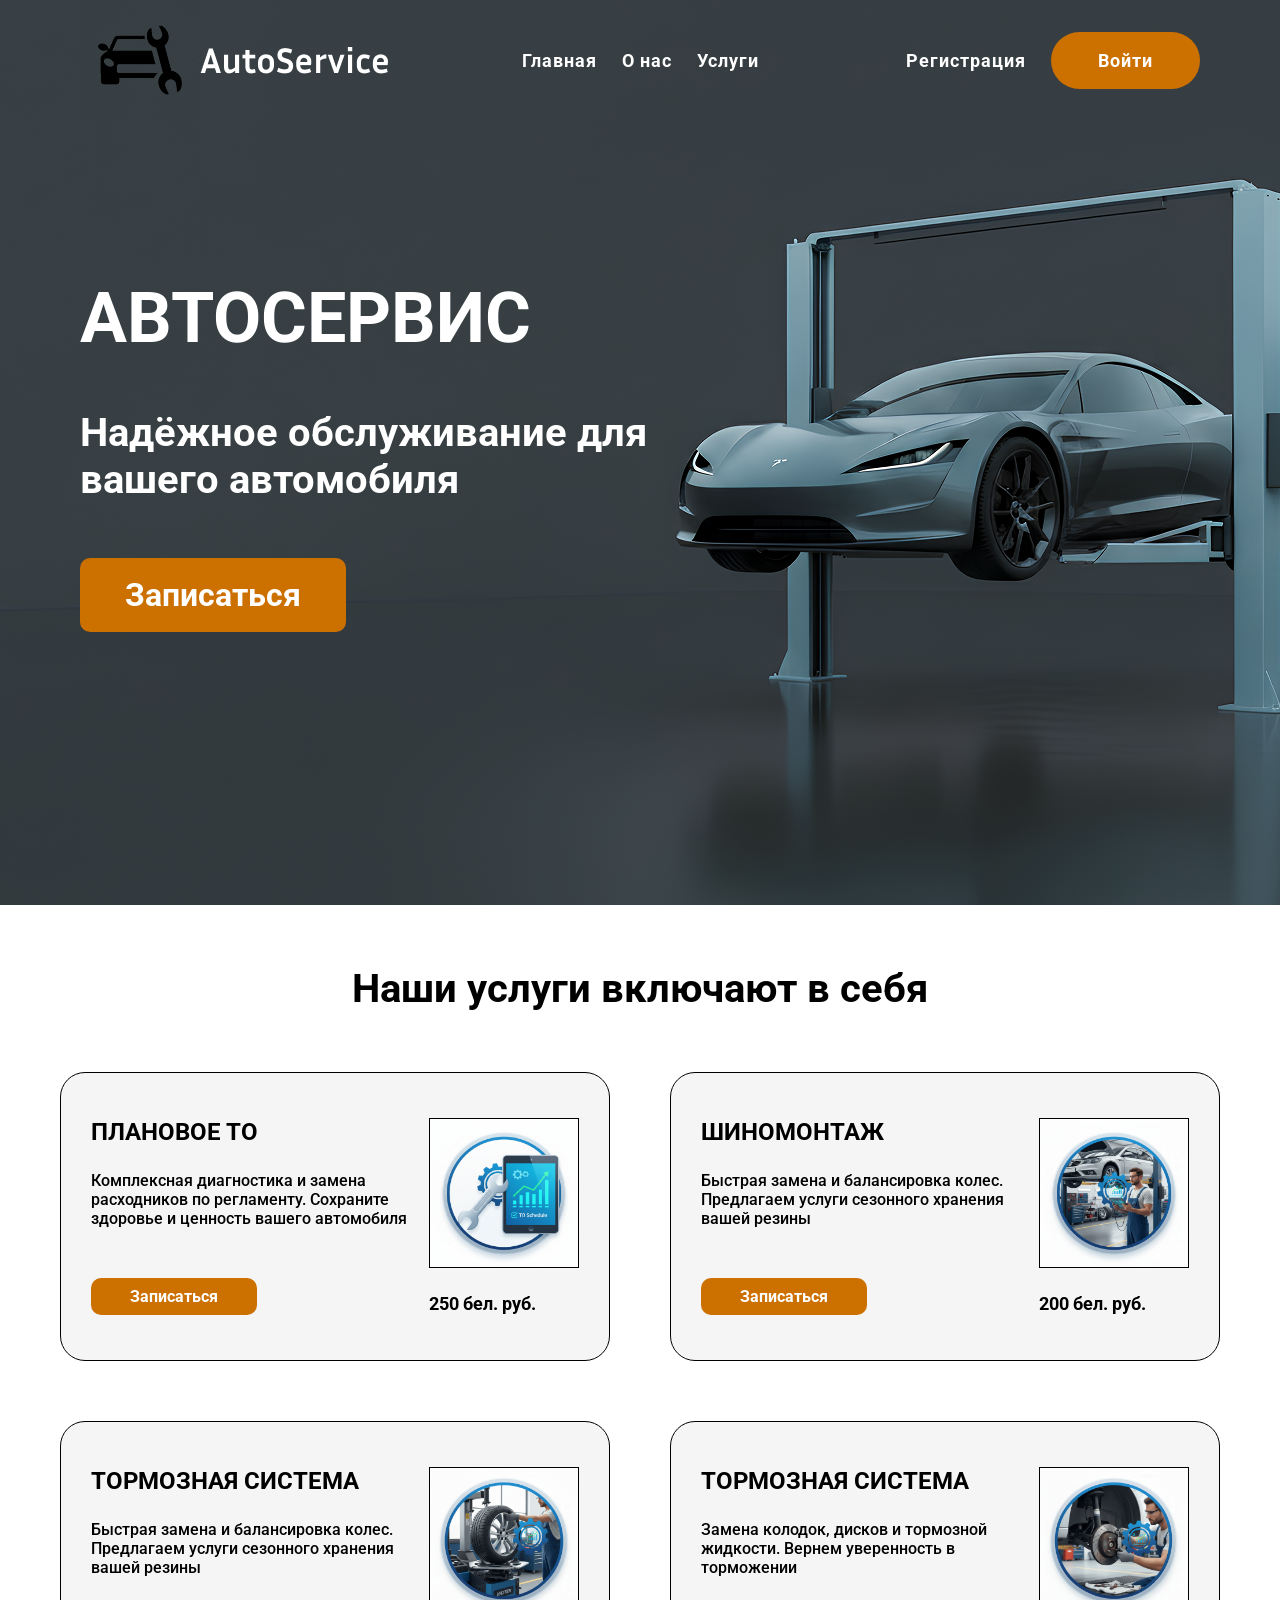
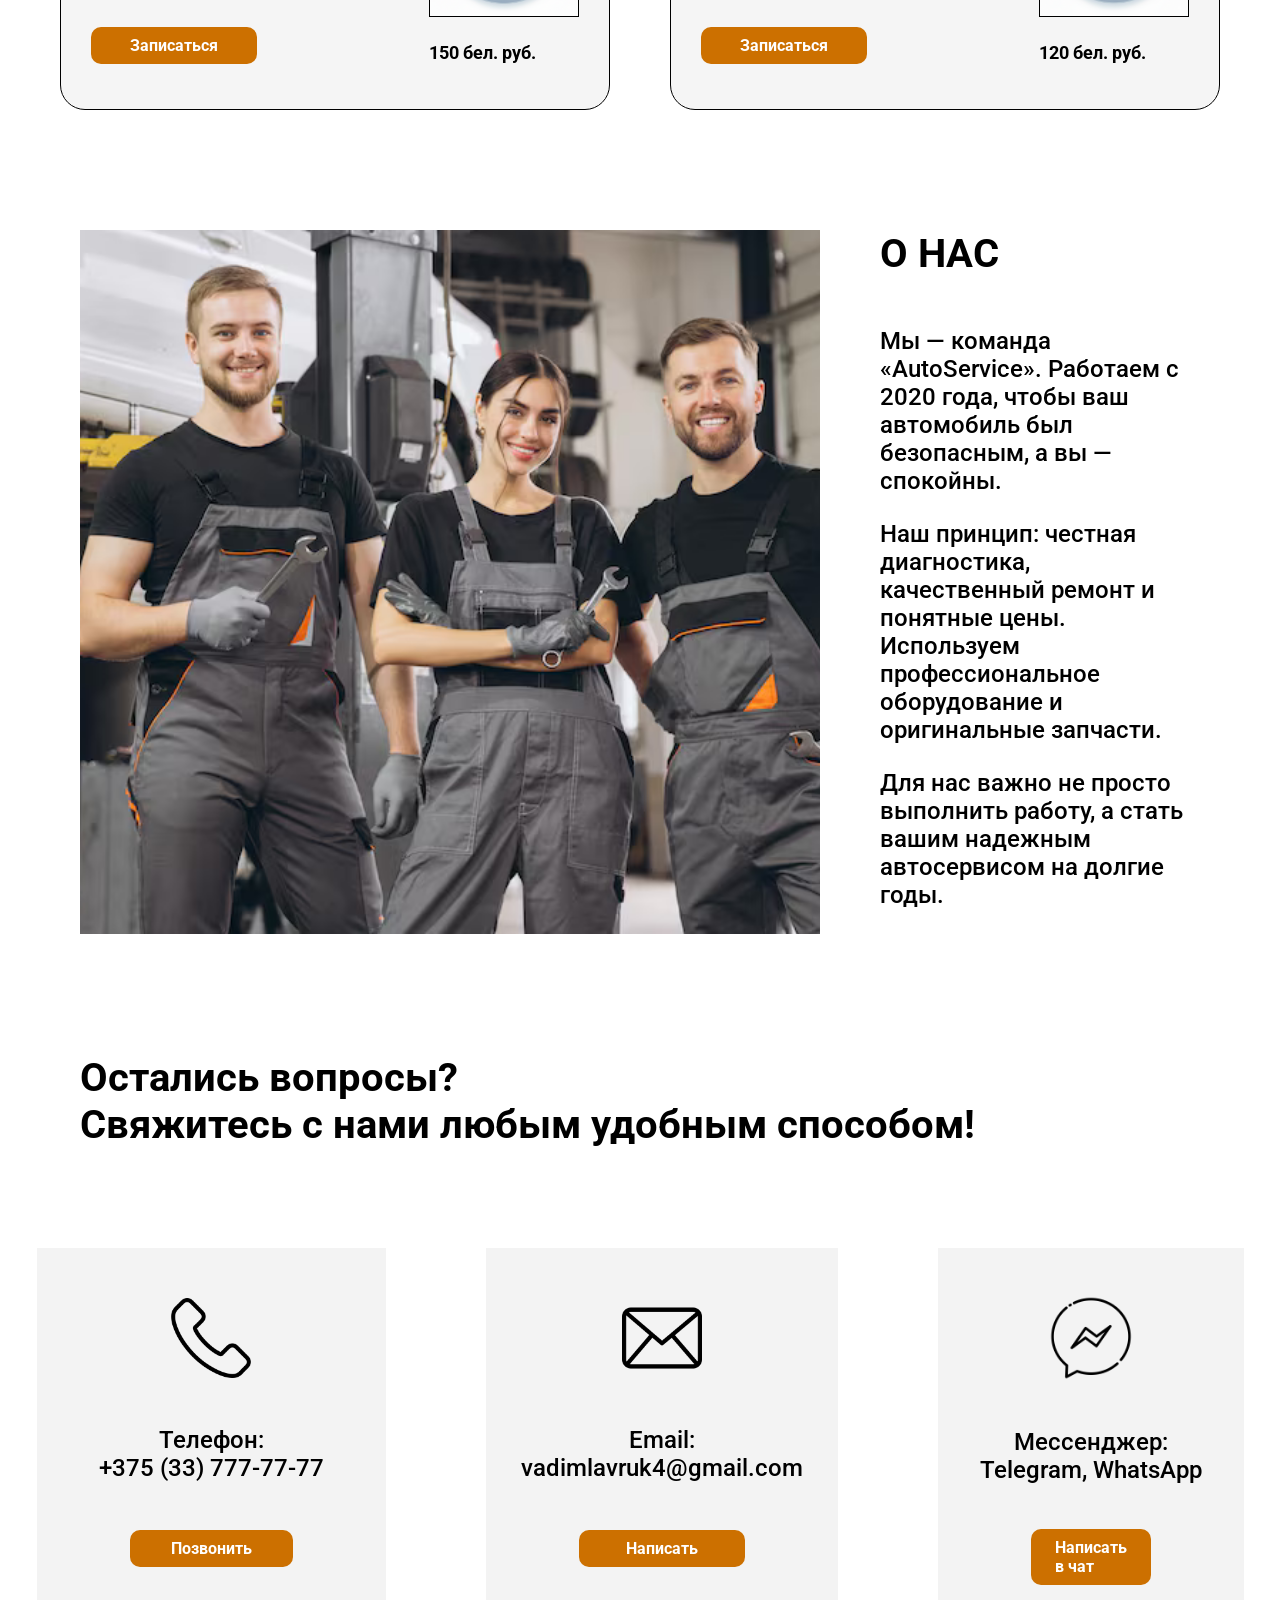
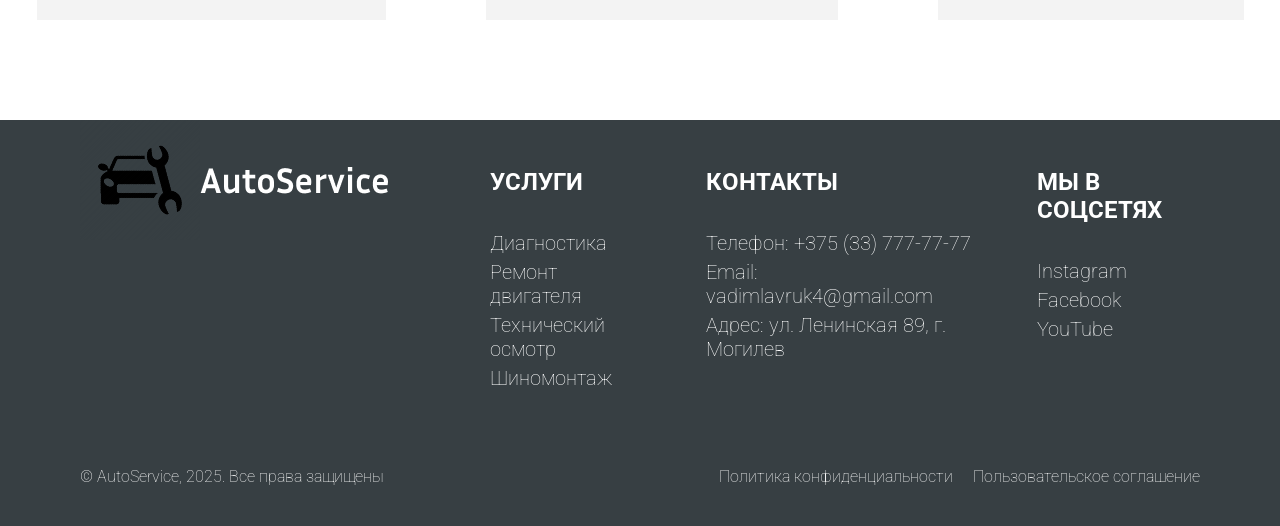
<file: index.html>
<!DOCTYPE html>
<html lang="en">

<head>
  <meta charset="UTF-8" />
  <meta name="viewport" content="width=device-width, initial-scale=1.0" />
  <link rel="stylesheet" href="css/main.css">
  <link rel="stylesheet" href="css/media-css/media-main.css">
  <link rel="stylesheet" href="css/reset.css">
  <title>Автосервис</title>
</head>

<body>
  <header class="header">
    <div class="container">
      <div class="header-menu-hamb">
        <div class="header-menu-hamb-field" id="header-menu-hamb">
          <span class="bar"></span>
          <span class="bar"></span>
          <span class="bar"></span>
        </div>
      </div>

      <div class="popup" id="popup"></div>

      <img class="header-logo" src="img/header-logo.png" alt="logo-autoservice">

      <nav class="header-nav">
        <ul class="header-list" id="menu">
          <li class="header-item">
            <a class="header-link" href="index.html">Главная</a>
          </li>
          <li class="header-item">
            <a class="header-link" href="./pages/about.html">О нас</a>
          </li>
          <li class="header-item">
            <a class="header-link" href="./pages/services.html">Услуги</a>
          </li>
        </ul>
      </nav>
  
      <div class="header-button">
        <a class="header-btn1" href="#!" id="registerBtn">Регистрация</a>
        <a class="header-btn2" href="#!" id="loginBtn">Войти</a>
      </div>
    </div>
  </header>

  <main class="main">
    <section class="main-section">
      <div class="container">
        <p class="main-sec-title">АВТОСЕРВИС</p>
        <p class="main-sec-subtitle">Надёжное обслуживание для вашего автомобиля</p>
        <a class="main-sec-btn" href="#!">Записаться</a>
      </div>
    </section>

    <section class="service-section">
      <div class="container">
        <p class="service-sec-title">Наши услуги включают в себя</p>

        <div class="service-sec-card-container">
          <div class="service-sec-card">
            <div class="service-sec-card-desc">
              <p class="service-sec-card-title">ПЛАНОВОЕ ТО</p>
              <p class="service-sec-card-text">Комплексная диагностика и замена расходников по регламенту. Сохраните здоровье и ценность вашего автомобиля</p>
              <a class="service-sec-card-link" href="./pages/services.html">Записаться</a>
            </div>
            <div class="service-sec-card-img">
              <img src="img/card1-img.png" alt="#!">
              <p class="service-sec-card-price">250 бел. руб.</p>
            </div>
          </div>
  
          <div class="service-sec-card">
            <div class="service-sec-card-desc">
              <p class="service-sec-card-title">ШИНОМОНТАЖ</p>
              <p class="service-sec-card-text">Быстрая замена и балансировка колес. Предлагаем услуги сезонного хранения вашей резины</p>
              <a class="service-sec-card-link" href="./pages/services.html">Записаться</a>
            </div>
            <div class="service-sec-card-img">
              <img src="img/card2-img.png" alt="#!">
              <p class="service-sec-card-price">200 бел. руб.</p>
            </div>
          </div>
  
          <div class="service-sec-card">
            <div class="service-sec-card-desc">
              <p class="service-sec-card-title">ТОРМОЗНАЯ СИСТЕМА</p>
              <p class="service-sec-card-text">Быстрая замена и балансировка колес. Предлагаем услуги сезонного хранения вашей резины</p>
              <a class="service-sec-card-link" href="./pages/services.html">Записаться</a>
            </div>
            <div class="service-sec-card-img">
              <img src="img/card3-img.png" alt="#!">
              <p class="service-sec-card-price">150 бел. руб.</p>
            </div>
          </div>
  
          <div class="service-sec-card">
            <div class="service-sec-card-desc">
              <p class="service-sec-card-title">ТОРМОЗНАЯ СИСТЕМА</p>
              <p class="service-sec-card-text">Замена колодок, дисков и тормозной жидкости. Вернем уверенность в торможении</p>
              <a class="service-sec-card-link" href="./pages/services.html">Записаться</a>
            </div>
            <div class="service-sec-card-img">
              <img src="img/card4-img.png" alt="#!">
              <p class="service-sec-card-price">120 бел. руб.</p>
            </div>
          </div>
        </div>
      </div>
    </section>

    <section class="about-section">
      <div class="container">
        <img src="img/service-command-img.png" alt="#!">

        <div class="about-sec-desc">
          <p class="about-sec-title">О НАС</p>
          <p class="about-sec-subtitle">Мы — команда «AutoService». Работаем с 2020 года, чтобы ваш автомобиль был безопасным, а вы — спокойны.</p>
          <p class="about-sec-subtitle">Наш принцип: честная диагностика, качественный ремонт и понятные цены. Используем профессиональное оборудование и оригинальные запчасти.</p>
          <p class="about-sec-subtitle">Для нас важно не просто выполнить работу, а стать вашим надежным автосервисом на долгие годы.</p>
        </div>
      </div>
    </section>

    <section class="contacts-section">
      <div class="container">
        <p class="contacts-sec-title">Остались вопросы? <br> Свяжитесь с нами любым удобным способом!</p>

        <div class="contacts-sec-container">
          <div class="contacts-sec-card">
            <img src="img/contacs-telephone-img.png" alt="telephone">

            <p class="contacts-sec-card-text">Телефон: <br> +375 (33) 777-77-77</p>

            <a class="contacts-sec-card-link" href="#!">Позвонить</a>
          </div>
          
          <div class="contacts-sec-card">
            <img src="img/contacts-email-img.png" alt="telephone">

            <p class="contacts-sec-card-text">Email: <br> vadimlavruk4@gmail.com</p>

            <a id="contacts-sec-card-link2" class="contacts-sec-card-link" href="#!">Написать</a>
          </div>

           <div class="contacts-sec-card">
            <img id="contacts-sec-messenger-img" src="img/contacts-messenger-img.png" alt="telephone">

            <p id="contacts-sec-card-text3" class="contacts-sec-card-text">Мессенджер: <br> Telegram, WhatsApp</p>

            <a id="contacts-sec-card-link3" class="contacts-sec-card-link" href="#!">Написать в чат</a>
          </div>
        </div> 
      </div>
    </section>
  </main>

  <footer class="footer">
    <div class="container">
      <div class="footer-container">
        <img src="img/header-logo.png" alt="logo-autoservice">

        <div class="footer-card-container">
          <div class="footer-card">
            <p class="footer-title">УСЛУГИ</p>
            <ul class="footer-list">
              <li class="footer-item">Диагностика</li>
              <li class="footer-item">Ремонт двигателя</li>
              <li class="footer-item">Технический осмотр</li>
              <li class="footer-item">Шиномонтаж</li>             
            </ul>
          </div>
  
          <div class="footer-card">
            <p class="footer-title">КОНТАКТЫ</p>
            <ul class="footer-list">
              <li class="footer-item">Телефон: +375 (33) 777-77-77</li>
              <li class="footer-item">Email: vadimlavruk4@gmail.com</li>
              <li class="footer-item">Адрес: ул. Ленинская 89, г. Могилев</li>            
            </ul>
          </div>
  
          <div class="footer-card">
            <p class="footer-title">МЫ В СОЦСЕТЯХ</p>
            <ul class="footer-list">
              <li class="footer-item">Instagram</li>
              <li class="footer-item">Facebook</li>
              <li class="footer-item">YouTube</li>            
            </ul>
          </div>
        </div>
      </div>

      <div class="footer-bottom">
        <p class="footer-copyright">© AutoService, 2025. Все права защищены</p>
        <div class="footer-links">
          <a class="footer-link" href="#!">Политика конфиденциальности</a>
          <a class="footer-link" href="#!">Пользовательское соглашение</a>
        </div>
      </div>
    </div>
  </footer>

  <script src="js/auth.js"></script>
  <script src="js/burgerMenu.js"></script>
</body>


</html>
</file>
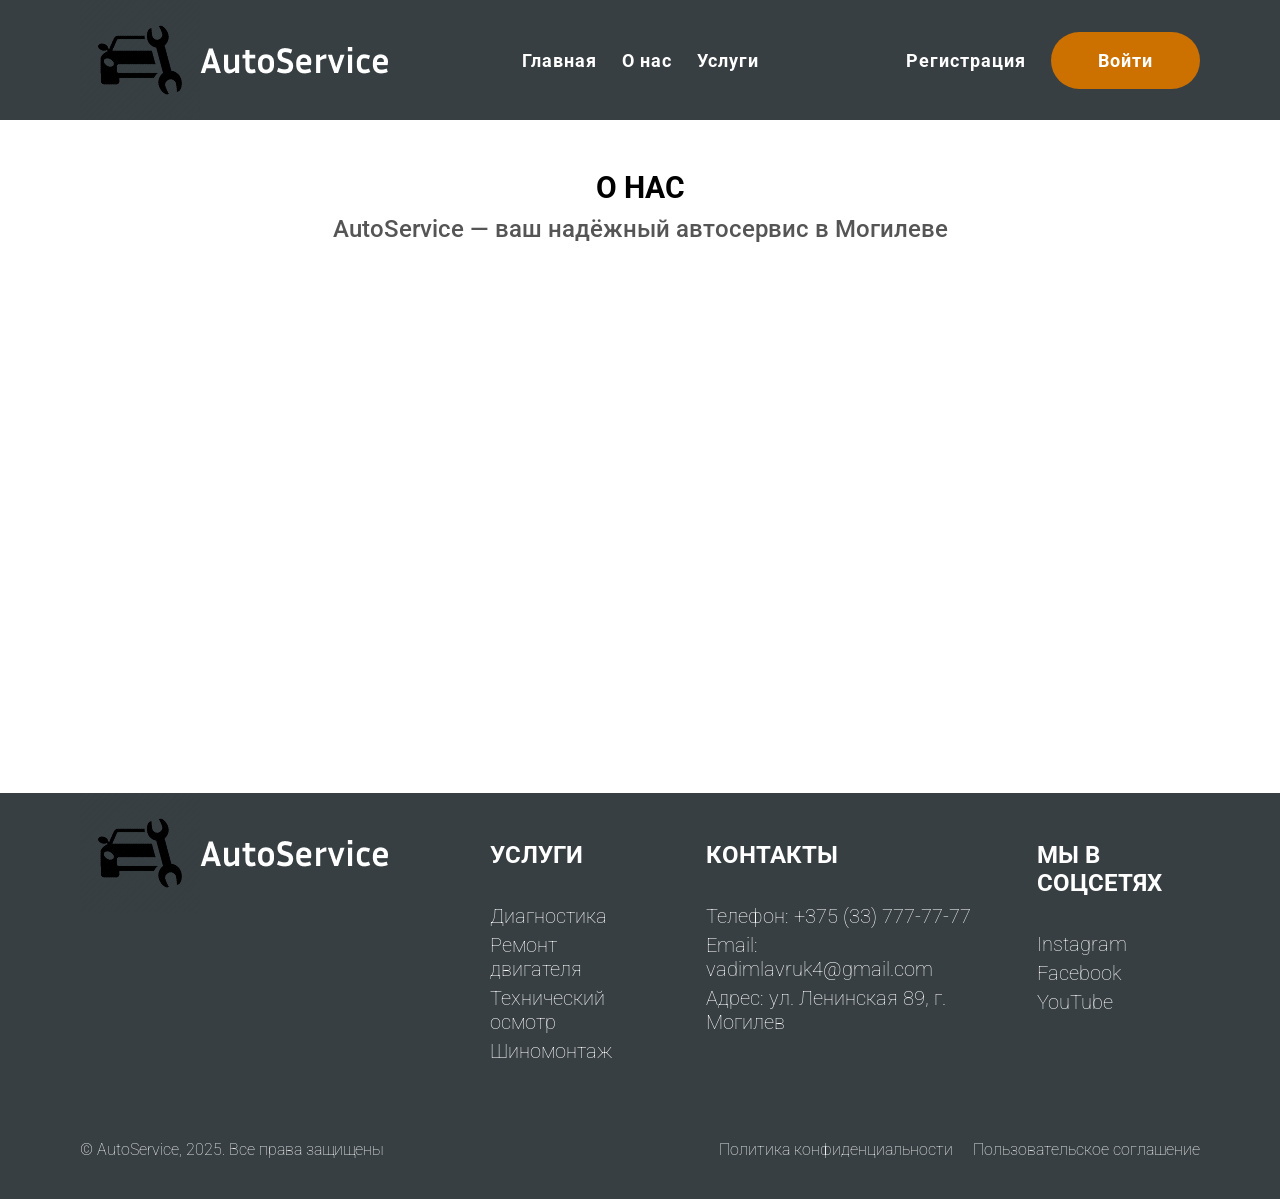
<file: pages/about.html>
<!DOCTYPE html>
<html lang="en">

<head>
  <meta charset="UTF-8">
  <meta name="viewport" content="width=device-width, initial-scale=1.0">
  <link rel="stylesheet" href="../css/about.css">
  <link rel="stylesheet" href="../css/media-css/media-about.css">
  <link rel="stylesheet" href="../css/reset.css">
  <title>О нас</title>
</head>

<body>
  <header class="header">
    <div class="container">
      <div class="header-menu-hamb">
        <div class="header-menu-hamb-field" id="header-menu-hamb">
          <span class="bar"></span>
          <span class="bar"></span>
          <span class="bar"></span>
        </div>
      </div>

      <div class="popup" id="popup"></div>

      <img class="header-logo" src="../img/header-logo.png" alt="logo-autoservice">

      <nav class="header-nav">
        <ul class="header-list" id="menu">
          <li class="header-item">
            <a class="header-link" href="../index.html">Главная</a>
          </li>
          <li class="header-item">
            <a class="header-link" href="about.html">О нас</a>
          </li>
          <li class="header-item">
            <a class="header-link" href="services.html">Услуги</a>
          </li>
        </ul>
      </nav>

      <div class="header-button">
        <a class="header-btn1" href="#!">Регистрация</a>
        <a class="header-btn2" href="#!">Войти</a>
      </div>
    </div>
  </header>

  <main class="main">
    <div class="container">
      <h1 class="main-title">О НАС</h1>
      <p class="main-subtitle">AutoService — ваш надёжный автосервис в Могилеве</p>

      <iframe
        src="https://www.google.com/maps/embed?pb=!1m18!1m12!1m3!1d2231.2738575128765!2d30.34165159398444!3d53.90798426401934!2m3!1f0!2f0!3f0!3m2!1i1024!2i768!4f13.1!3m3!1m2!1s0x46d051e21c08086b%3A0x342bdbdd2dc821f8!2z0JHQtdC70L7RgNGD0YHRgdC60L4t0KDQvtGB0YHQuNC50YHQutC40Lkg0YPQvdC40LLQtdGA0YHQuNGC0LXRgg!5e0!3m2!1sru!2sby!4v1756356183003!5m2!1sru!2sby"
        width="800" height="450" style="border:0;" allowfullscreen="" loading="lazy"
        referrerpolicy="no-referrer-when-downgrade">
      </iframe>
    </div>
  </main>

  <footer class="footer">
    <div class="container">
      <div class="footer-container">
        <img src="../img/header-logo.png" alt="logo-autoservice">

        <div class="footer-card-container">
          <div class="footer-card">
            <p class="footer-title">УСЛУГИ</p>
            <ul class="footer-list">
              <li class="footer-item">Диагностика</li>
              <li class="footer-item">Ремонт двигателя</li>
              <li class="footer-item">Технический осмотр</li>
              <li class="footer-item">Шиномонтаж</li>
            </ul>
          </div>

          <div class="footer-card">
            <p class="footer-title">КОНТАКТЫ</p>
            <ul class="footer-list">
              <li class="footer-item">Телефон: +375 (33) 777-77-77</li>
              <li class="footer-item">Email: vadimlavruk4@gmail.com</li>
              <li class="footer-item">Адрес: ул. Ленинская 89, г. Могилев</li>
            </ul>
          </div>

          <div class="footer-card">
            <p class="footer-title">МЫ В СОЦСЕТЯХ</p>
            <ul class="footer-list">
              <li class="footer-item">Instagram</li>
              <li class="footer-item">Facebook</li>
              <li class="footer-item">YouTube</li>
            </ul>
          </div>
        </div>
      </div>

      <div class="footer-bottom">
        <p class="footer-copyright">© AutoService, 2025. Все права защищены</p>
        <div class="footer-links">
          <a class="footer-link" href="#!">Политика конфиденциальности</a>
          <a class="footer-link" href="#!">Пользовательское соглашение</a>
        </div>
      </div>
    </div>
  </footer>

  <script src="../js/auth.js"></script>
  <script src="../js/burgerMenu.js"></script>
</body>

</html>
</file>
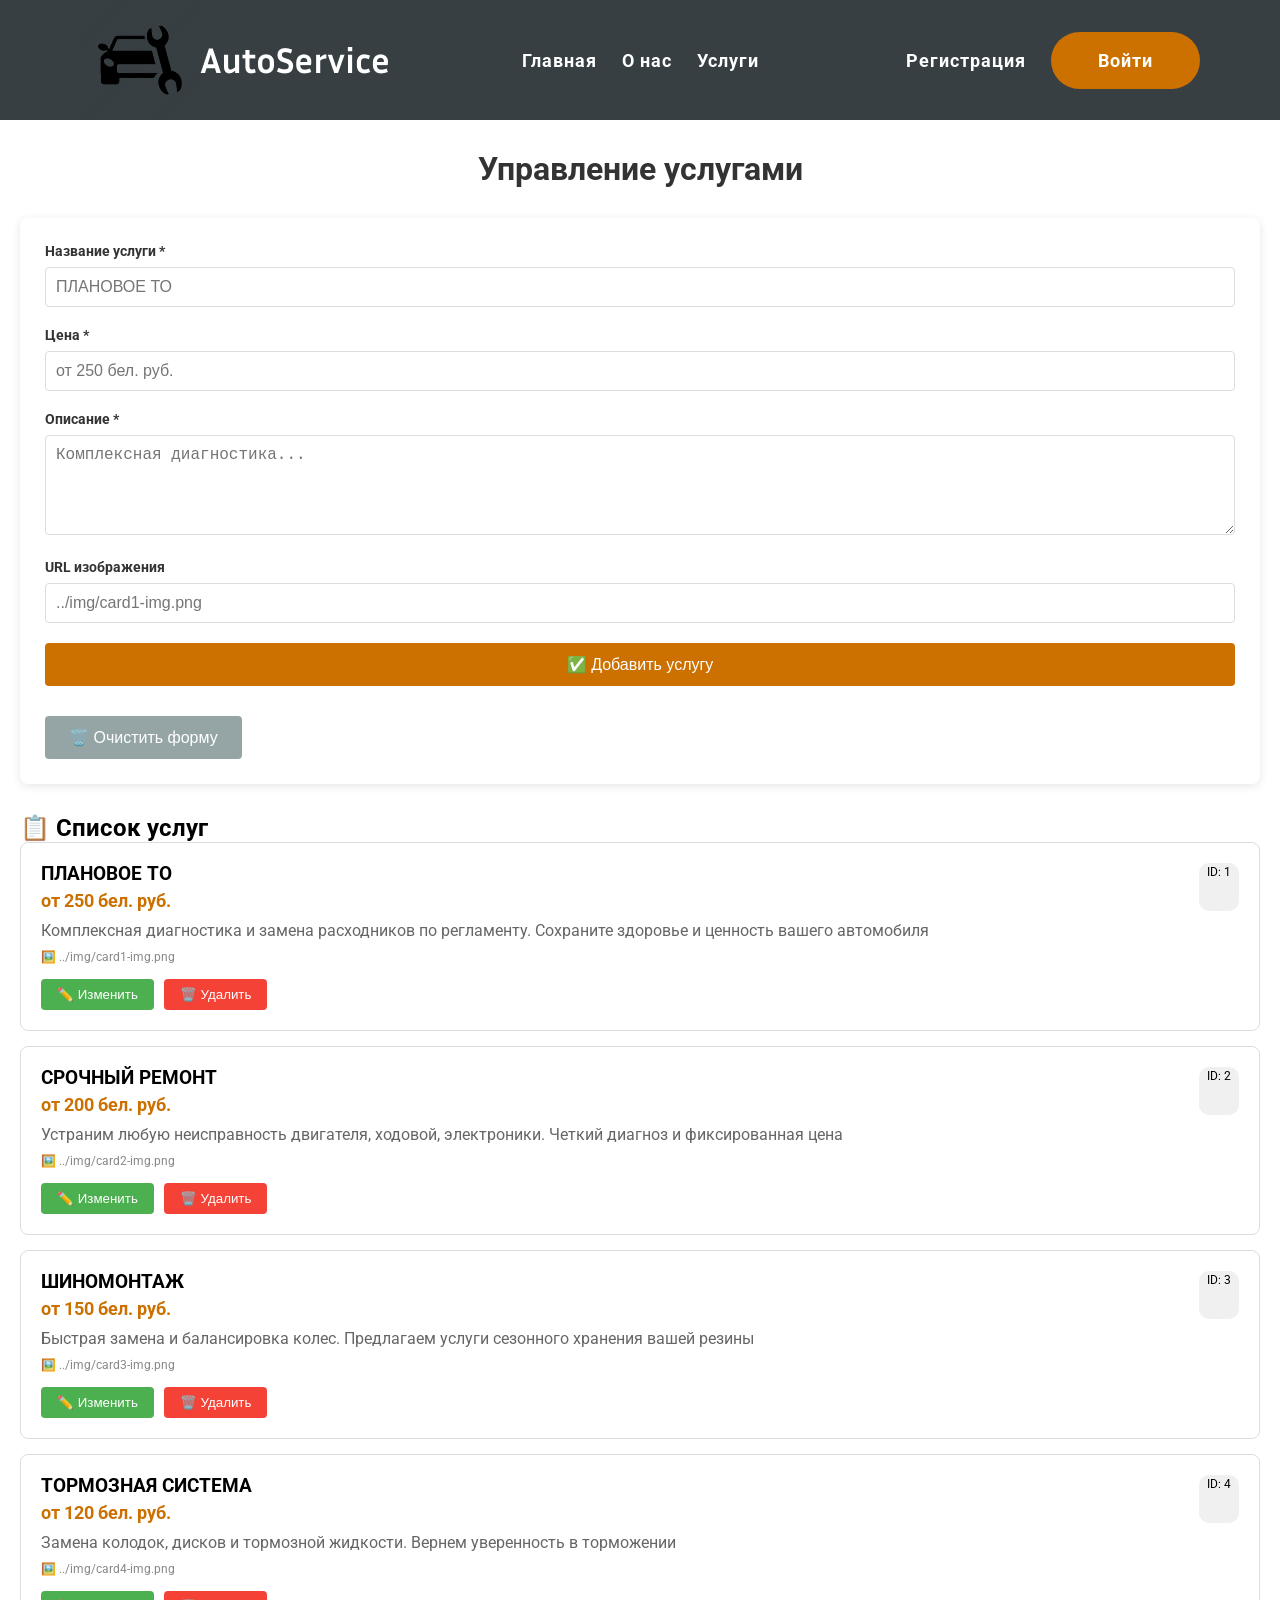
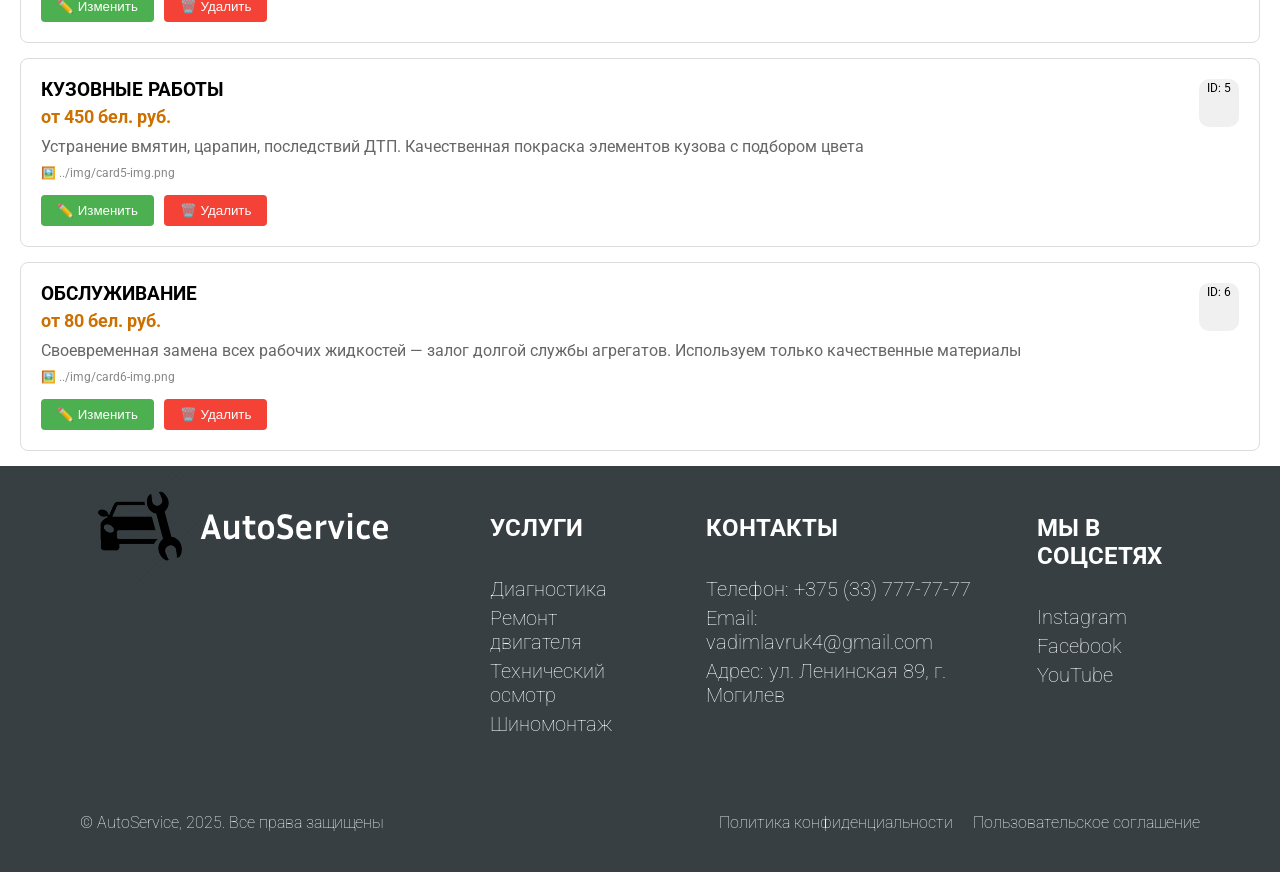
<file: pages/admin.html>
<!DOCTYPE html>
<html lang="en">

<head>
  <meta charset="UTF-8">
  <meta name="viewport" content="width=device-width, initial-scale=1.0">
  <link rel="stylesheet" href="../css/admin.css">
  <link rel="stylesheet" href="../css/media-css/media-admin.css">
  <link rel="stylesheet" href="../css/reset.css">
  <title>Админ</title>
</head>

<body>
  <header class="header">
    <div class="container">
      <div class="header-menu-hamb">
        <div class="header-menu-hamb-field" id="header-menu-hamb">
          <span class="bar"></span>
          <span class="bar"></span>
          <span class="bar"></span>
        </div>
      </div>

      <div class="popup" id="popup"></div>

      <img class="header-logo" src="../img/header-logo.png" alt="logo-autoservice">

      <nav class="header-nav">
        <ul class="header-list" id="menu">
          <li class="header-item">
            <a class="header-link" href="index.html">Главная</a>
          </li>
          <li class="header-item">
            <a class="header-link" href="about.html">О нас</a>
          </li>
          <li class="header-item">
            <a class="header-link" href="services.html">Услуги</a>
          </li>
        </ul>
      </nav>

      <div class="header-button">
        <a class="header-btn1" href="#!">Регистрация</a>
        <a class="header-btn2" href="#!">Войти</a>
      </div>
    </div>
  </header>

  <main class="container admin-container">
    <h1>Управление услугами</h1>

    <!-- Форма добавления/редактирования услуги -->
    <form id="serviceForm" class="admin-form">
      <input type="hidden" id="serviceId">

      <div class="input-box">
        <label for="serviceTitle">Название услуги *</label>
        <input type="text" id="serviceTitle" placeholder="ПЛАНОВОЕ ТО" required>
      </div>

      <div class="input-box">
        <label for="servicePrice">Цена *</label>
        <input type="text" id="servicePrice" placeholder="от 250 бел. руб." required>
      </div>

      <div class="input-box">
        <label for="serviceDescription">Описание *</label>
        <textarea id="serviceDescription" placeholder="Комплексная диагностика..." required></textarea>
      </div>

      <div class="input-box">
        <label for="serviceImage">URL изображения</label>
        <input type="text" id="serviceImage" placeholder="../img/card1-img.png">
      </div>

      <div class="form-buttons">
        <button type="submit" id="addService" class="btn-primary">✅ Добавить услугу</button>
        <button type="button" id="updateService" class="btn-success" style="display: none;">📝 Обновить услугу</button>
        <button type="button" id="cancelEdit" class="btn-secondary" style="display: none;">❌ Отменить</button>
        <button type="button" id="clearForm" class="btn-secondary">🗑️ Очистить форму</button>
      </div>
    </form>

    <h2>📋 Список услуг</h2>
    <div id="servicesList">
      <!-- Услуги загружаются сюда -->
    </div>
  </main>

  <footer class="footer">
    <div class="container">
      <div class="footer-container">
        <img src="../img/header-logo.png" alt="logo-autoservice">

        <div class="footer-card-container">
          <div class="footer-card">
            <p class="footer-title">УСЛУГИ</p>
            <ul class="footer-list">
              <li class="footer-item">Диагностика</li>
              <li class="footer-item">Ремонт двигателя</li>
              <li class="footer-item">Технический осмотр</li>
              <li class="footer-item">Шиномонтаж</li>
            </ul>
          </div>

          <div class="footer-card">
            <p class="footer-title">КОНТАКТЫ</p>
            <ul class="footer-list">
              <li class="footer-item">Телефон: +375 (33) 777-77-77</li>
              <li class="footer-item">Email: vadimlavruk4@gmail.com</li>
              <li class="footer-item">Адрес: ул. Ленинская 89, г. Могилев</li>
            </ul>
          </div>

          <div class="footer-card">
            <p class="footer-title">МЫ В СОЦСЕТЯХ</p>
            <ul class="footer-list">
              <li class="footer-item">Instagram</li>
              <li class="footer-item">Facebook</li>
              <li class="footer-item">YouTube</li>
            </ul>
          </div>
        </div>
      </div>

      <div class="footer-bottom">
        <p class="footer-copyright">© AutoService, 2025. Все права защищены</p>
        <div class="footer-links">
          <a class="footer-link" href="#!">Политика конфиденциальности</a>
          <a class="footer-link" href="#!">Пользовательское соглашение</a>
        </div>
      </div>
    </div>
  </footer>

  <script src="../js/auth.js"></script>
  <script src="../js/admin.js"></script>
  <script src="../js/burgerMenu.js"></script>
</body>

</html>
</file>
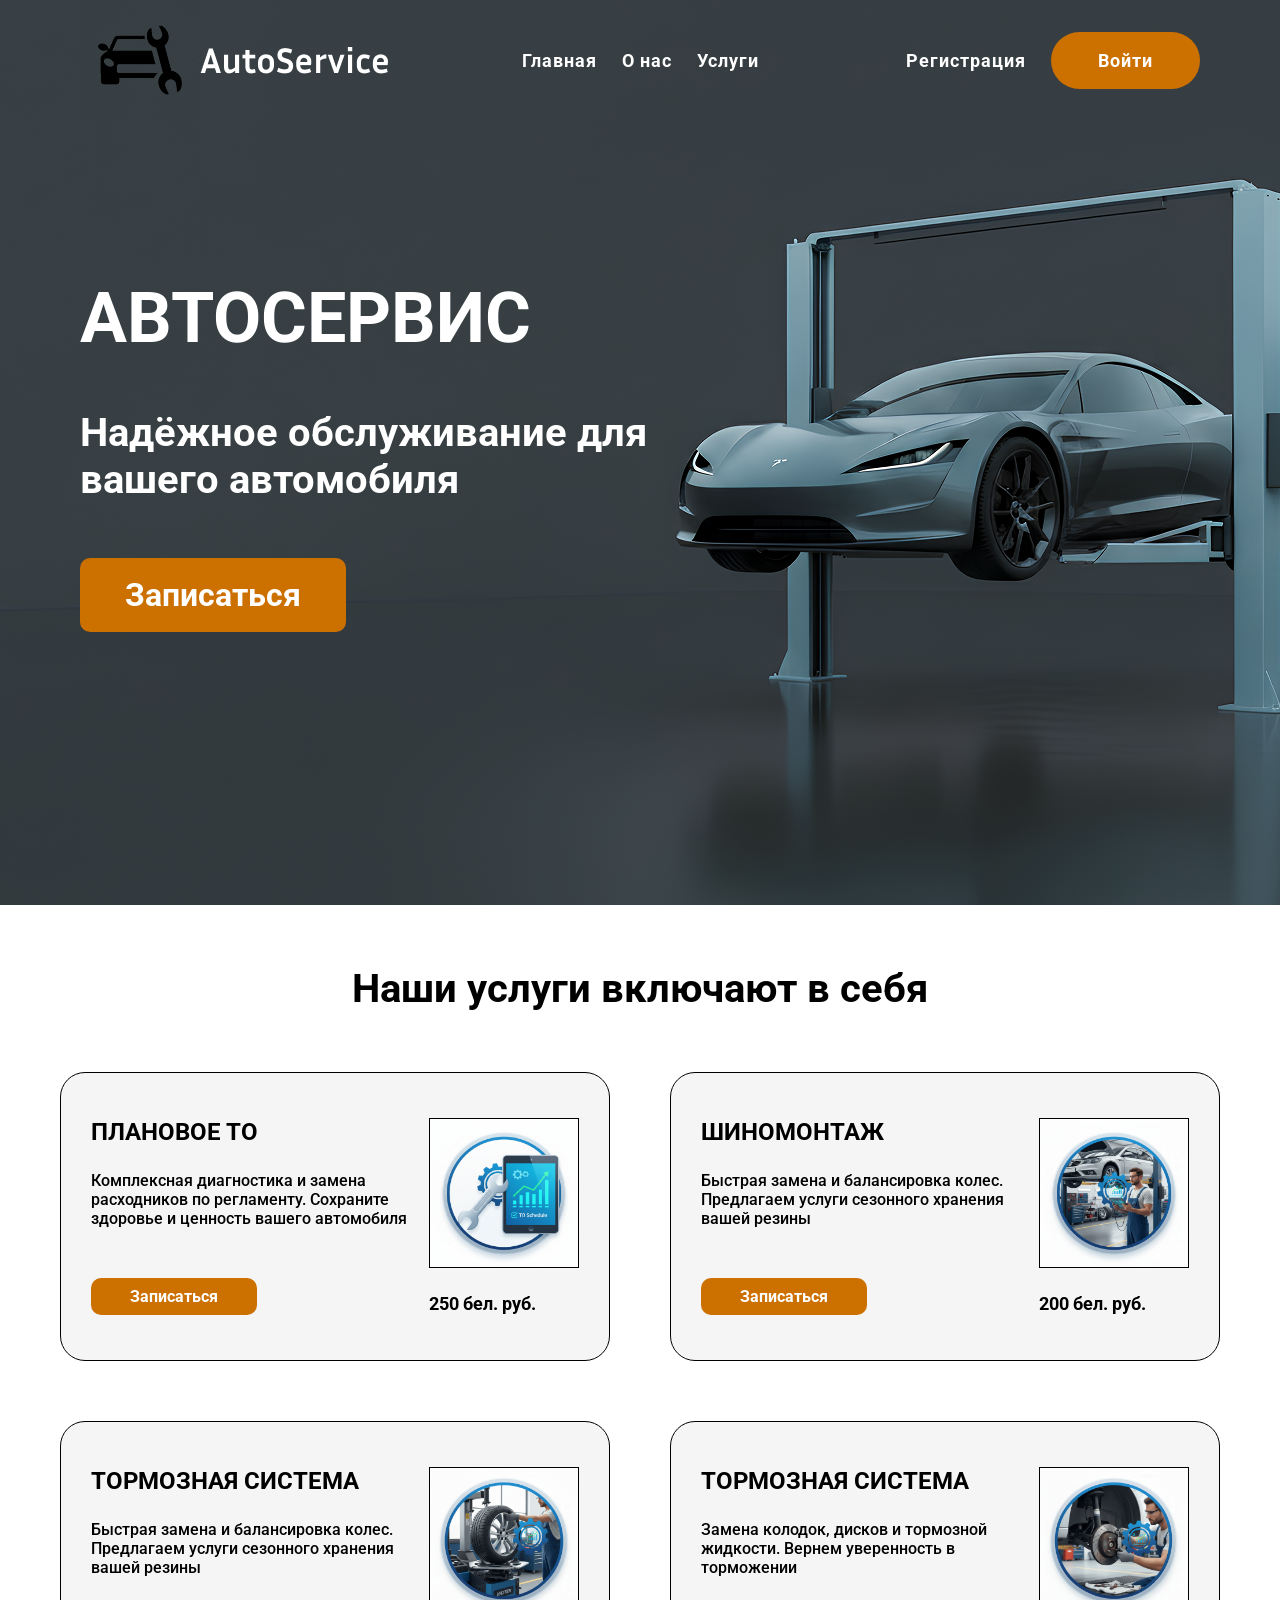
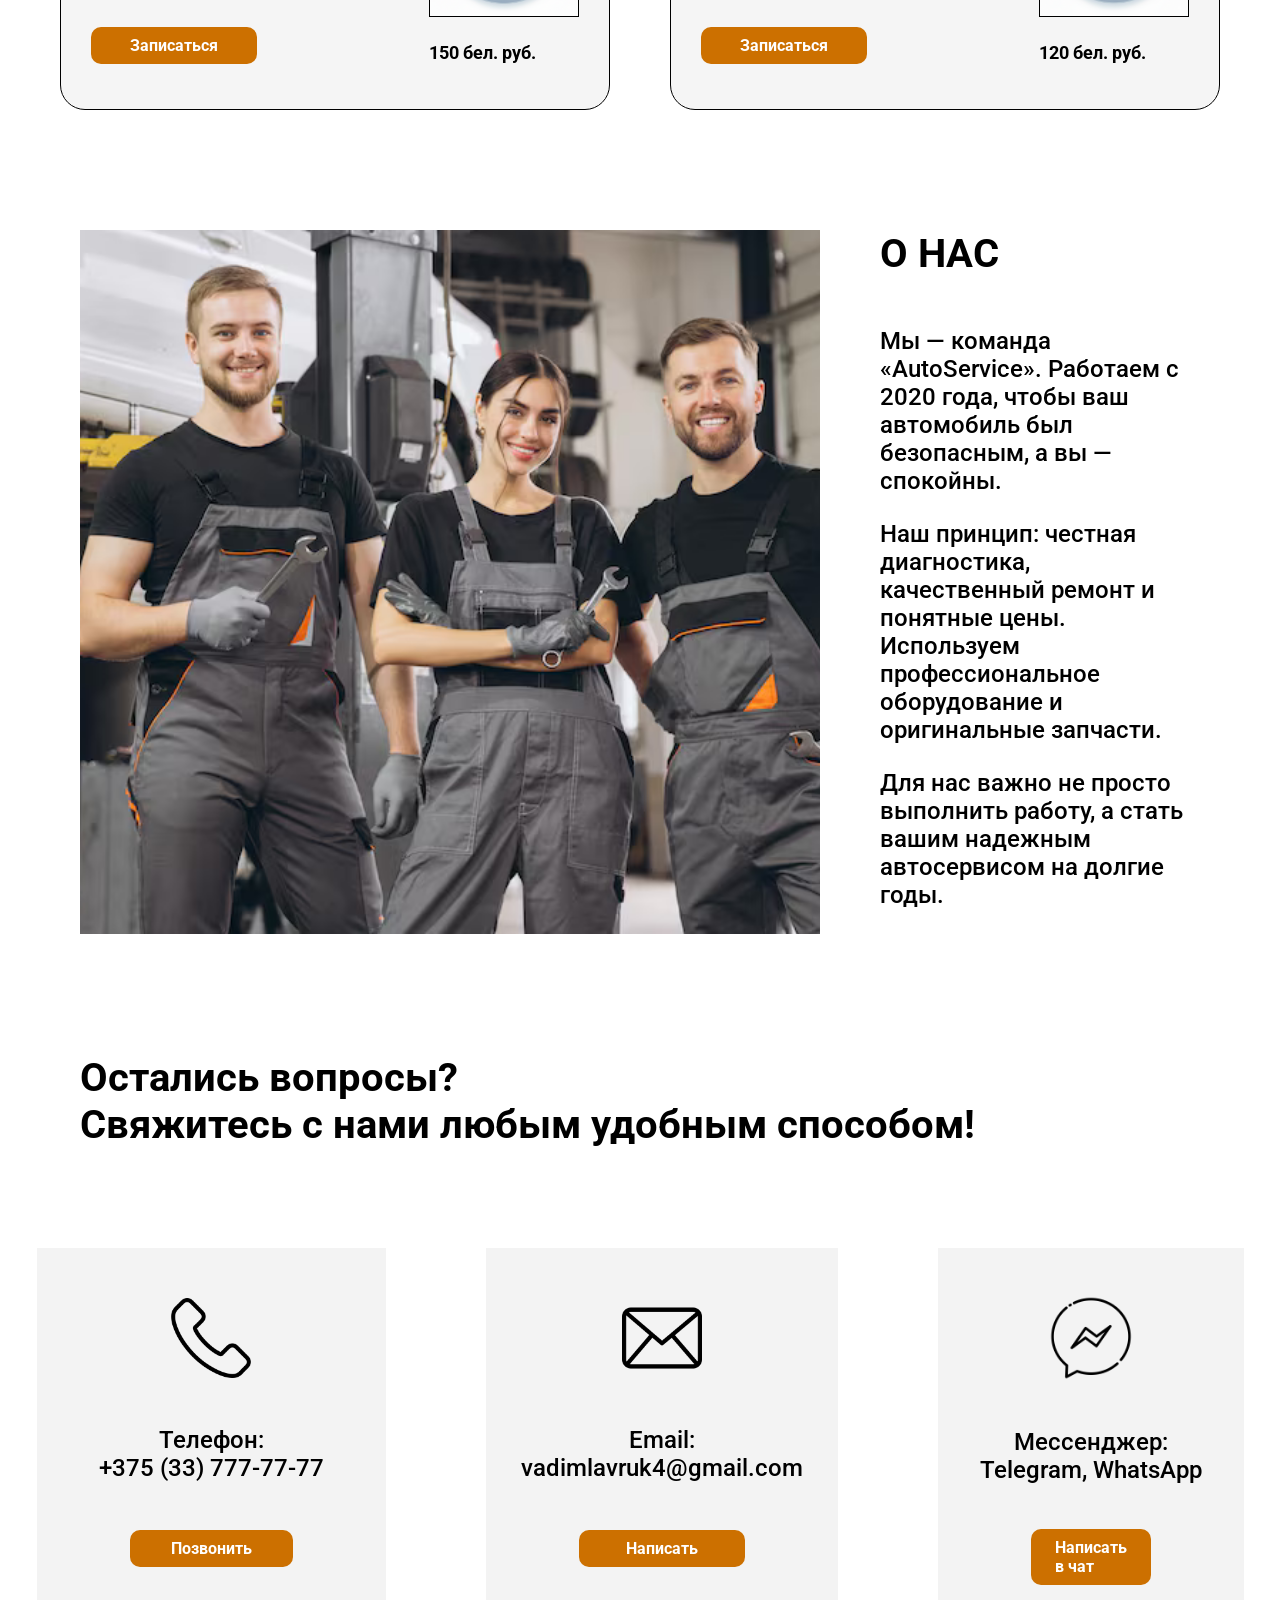
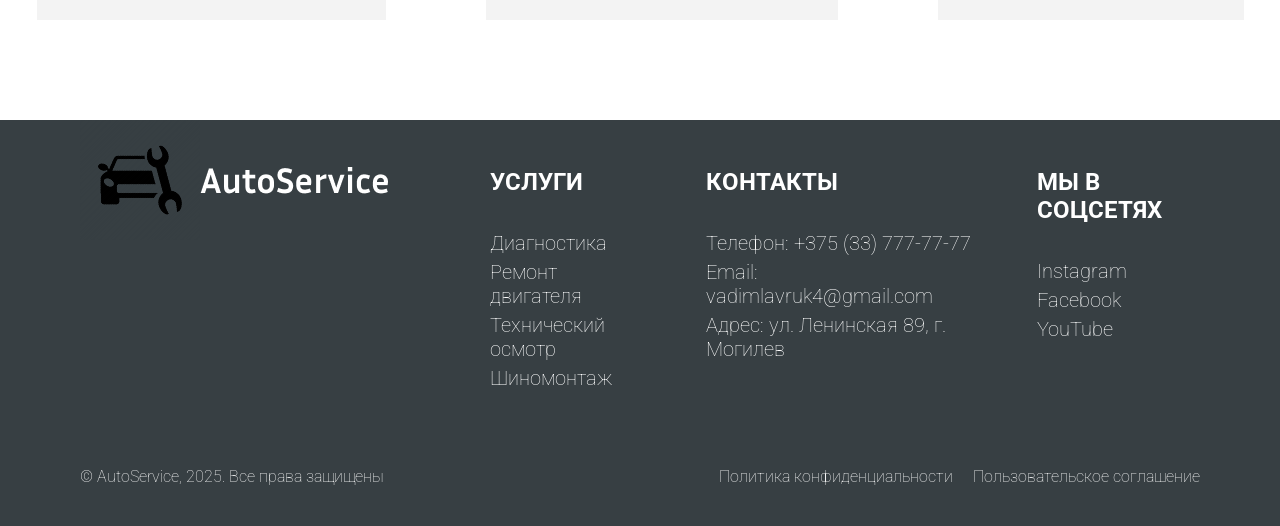
<file: pages/profile.html>
<!DOCTYPE html>
<html lang="en">

<head>
  <meta charset="UTF-8">
  <meta name="viewport" content="width=device-width, initial-scale=1.0">
  <link rel="stylesheet" href="../css/profile.css">
  <link rel="stylesheet" href="../css/media-css/media-profile.css">
  <link rel="stylesheet" href="../css/reset.css">
  <title>Профиль</title>
</head>

<body>
  <header class="header">
    <div class="container">
      <div class="header-menu-hamb">
        <div class="header-menu-hamb-field" id="header-menu-hamb">
          <span class="bar"></span>
          <span class="bar"></span>
          <span class="bar"></span>
        </div>
      </div>

      <div class="popup" id="popup"></div>

      <img class="header-logo" src="../img/header-logo.png" alt="logo-autoservice">

      <nav class="header-nav">
        <ul class="header-list" id="menu">
          <li class="header-item">
            <a class="header-link" href="../index.html">Главная</a>
          </li>
          <li class="header-item">
            <a class="header-link" href="about.html">О нас</a>
          </li>
          <li class="header-item">
            <a class="header-link" href="services.html">Услуги</a>
          </li>
        </ul>
      </nav>

      <div class="header-button">
        <a class="header-btn1" href="#!">Регистрация</a>
        <a class="header-btn2" href="#!">Войти</a>
      </div>
    </div>
  </header>

  <main class="main">
    <div class="container profile-container">
      <h1>Мой профиль</h1>
      
      <div class="profile-info" id="profileInfo">
        <!-- Данные загрузятся через JS -->
      </div>

      <div class="admin-panel" id="adminPanel" style="display: none;">
        <h2>Административная панель</h2>
        <a href="admin.html" class="admin-link">Перейти в админ-панель →</a>
      </div>

      <div class="bookings-section">
        <h2>Мои записи</h2>
        
        <div class="bookings-list" id="bookingsList">
          <!-- Записи загружаются через JS -->
        </div>
        
        <div class="no-bookings" id="noBookings">
          <p>У вас пока нет записей на услуги</p>
        </div>
      </div>
    </div>
  </main>

  <footer class="footer">
    <div class="container">
      <div class="footer-container">
        <img src="../img/header-logo.png" alt="logo-autoservice">

        <div class="footer-card-container">
          <div class="footer-card">
            <p class="footer-title">УСЛУГИ</p>
            <ul class="footer-list">
              <li class="footer-item">Диагностика</li>
              <li class="footer-item">Ремонт двигателя</li>
              <li class="footer-item">Технический осмотр</li>
              <li class="footer-item">Шиномонтаж</li>
            </ul>
          </div>

          <div class="footer-card">
            <p class="footer-title">КОНТАКТЫ</p>
            <ul class="footer-list">
              <li class="footer-item">Телефон: +375 (33) 777-77-77</li>
              <li class="footer-item">Email: vadimlavruk4@gmail.com</li>
              <li class="footer-item">Адрес: ул. Ленинская 89, г. Могилев</li>
            </ul>
          </div>

          <div class="footer-card">
            <p class="footer-title">МЫ В СОЦСЕТЯХ</p>
            <ul class="footer-list">
              <li class="footer-item">Instagram</li>
              <li class="footer-item">Facebook</li>
              <li class="footer-item">YouTube</li>
            </ul>
          </div>
        </div>
      </div>

      <div class="footer-bottom">
        <p class="footer-copyright">© AutoService, 2025. Все права защищены</p>
        <div class="footer-links">
          <a class="footer-link" href="#!">Политика конфиденциальности</a>
          <a class="footer-link" href="#!">Пользовательское соглашение</a>
        </div>
      </div>
    </div>
  </footer>


  <script src="../js/auth.js"></script>
  <script src="../js/profile.js"></script>
  <script src="../js/burgerMenu.js"></script>
</body>

</html>
</file>
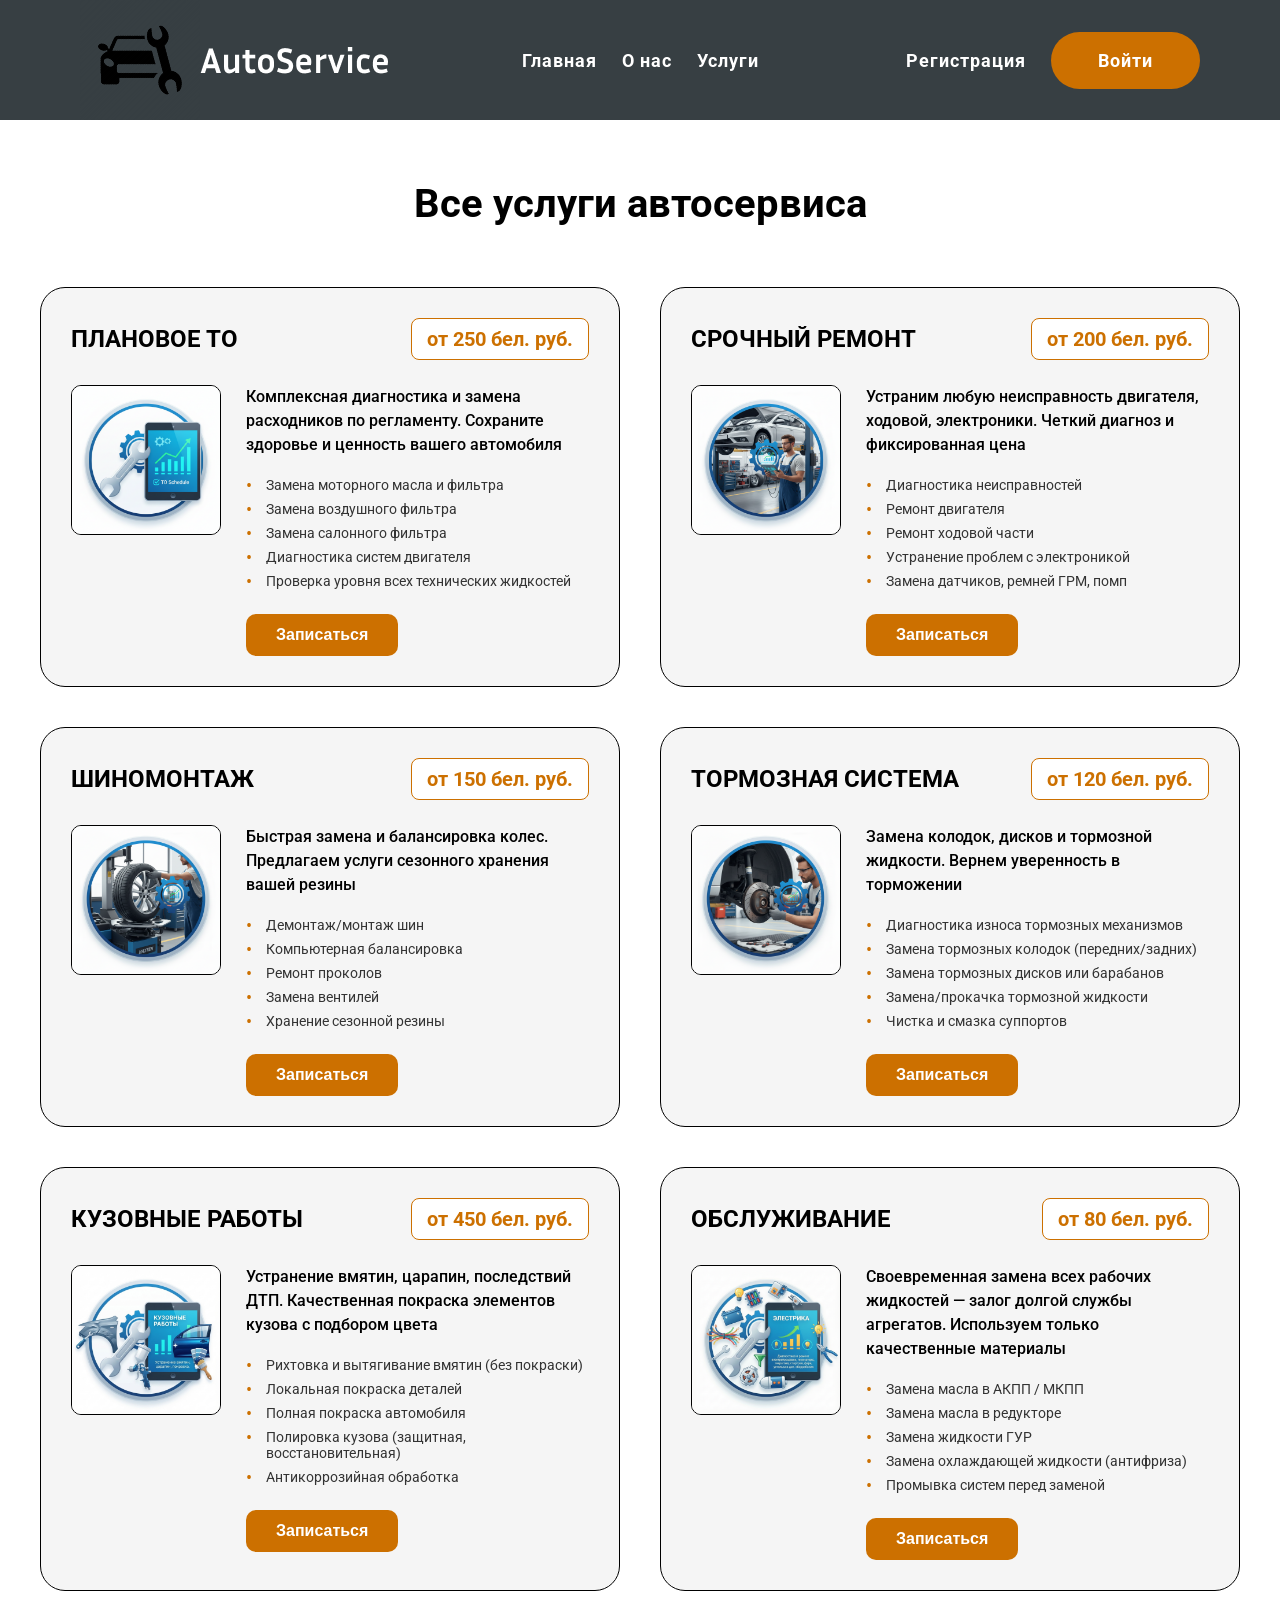
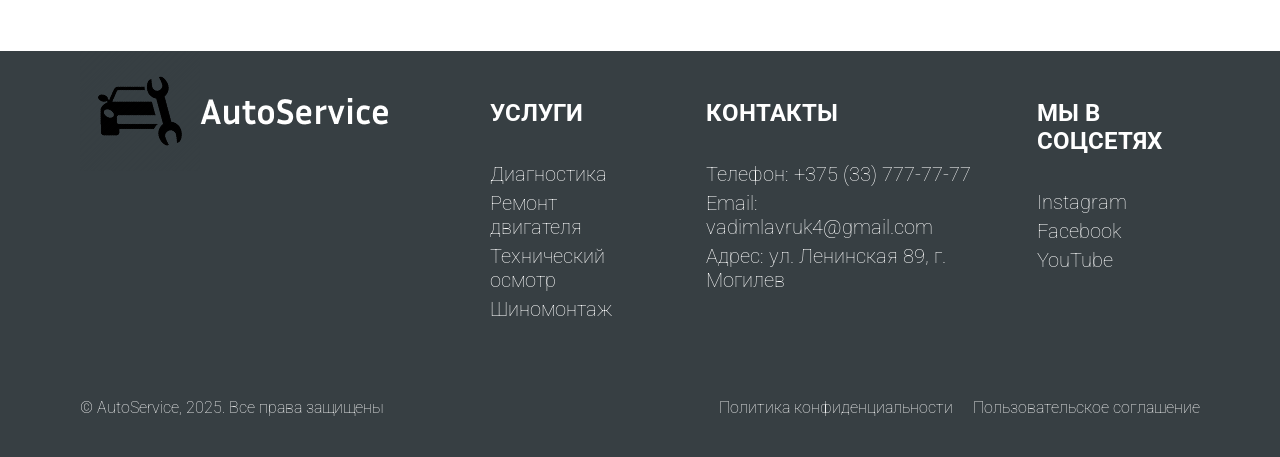
<file: pages/services.html>
<!DOCTYPE html>
<html lang="en">

<head>
  <meta charset="UTF-8">
  <meta name="viewport" content="width=device-width, initial-scale=1.0">
  <link rel="stylesheet" href="../css/services.css">
  <link rel="stylesheet" href="../css/media-css/media-services.css">
  <link rel="stylesheet" href="../css/reset.css">
  <title>Услуги</title>
</head>

<body>
  <header class="header">
    <div class="container">
      <div class="header-menu-hamb">
        <div class="header-menu-hamb-field" id="header-menu-hamb">
          <span class="bar"></span>
          <span class="bar"></span>
          <span class="bar"></span>
        </div>
      </div>

      <div class="popup" id="popup"></div>

      <img class="header-logo" src="../img/header-logo.png" alt="logo-autoservice">

      <nav class="header-nav">
        <ul class="header-list" id="menu">
          <li class="header-item">
            <a class="header-link" href="../index.html">Главная</a>
          </li>
          <li class="header-item">
            <a class="header-link" href="about.html">О нас</a>
          </li>
          <li class="header-item">
            <a class="header-link" href="services.html">Услуги</a>
          </li>
        </ul>
      </nav>

      <div class="header-button">
        <a class="header-btn1" href="#!">Регистрация</a>
        <a class="header-btn2" href="#!">Войти</a>
      </div>
    </div>
  </header>

  <main class="main">
    <section class="services-section">
      <div class="container">
        <p class="service-sec-title">Все услуги автосервиса</p>
          <div class="services-grid">
            <div class="loading-message" style="text-align: center; padding: 40px; color: #5e5e5e;">
              Загрузка услуг...
            </div>
          </div>
      </div>
    </section>
  </main>

  <footer class="footer">
    <div class="container">
      <div class="footer-container">
        <img src="../img/header-logo.png" alt="logo-autoservice">

        <div class="footer-card-container">
          <div class="footer-card">
            <p class="footer-title">УСЛУГИ</p>
            <ul class="footer-list">
              <li class="footer-item">Диагностика</li>
              <li class="footer-item">Ремонт двигателя</li>
              <li class="footer-item">Технический осмотр</li>
              <li class="footer-item">Шиномонтаж</li>
            </ul>
          </div>

          <div class="footer-card">
            <p class="footer-title">КОНТАКТЫ</p>
            <ul class="footer-list">
              <li class="footer-item">Телефон: +375 (33) 777-77-77</li>
              <li class="footer-item">Email: vadimlavruk4@gmail.com</li>
              <li class="footer-item">Адрес: ул. Ленинская 89, г. Могилев</li>
            </ul>
          </div>

          <div class="footer-card">
            <p class="footer-title">МЫ В СОЦСЕТЯХ</p>
            <ul class="footer-list">
              <li class="footer-item">Instagram</li>
              <li class="footer-item">Facebook</li>
              <li class="footer-item">YouTube</li>
            </ul>
          </div>
        </div>
      </div>

      <div class="footer-bottom">
        <p class="footer-copyright">© AutoService, 2025. Все права защищены</p>
        <div class="footer-links">
          <a class="footer-link" href="#!">Политика конфиденциальности</a>
          <a class="footer-link" href="#!">Пользовательское соглашение</a>
        </div>
      </div>
    </div>
  </footer>

  <script src="../js/services.js" type="module"></script>
  <script src="../js/auth.js"></script>
  <script src="../js/burgerMenu.js"></script>
</body>

</html>
</file>
<file: css/main.css>
.container {
  max-width: 1440px;
  margin: 0 auto;
  padding: 0 20px;
}

/* header */

.header {
  text-align: center;
  position: relative;
  z-index: 1;
}

.header .container {
  display: grid;
  grid-template-columns: 1fr auto 1fr;
  align-items: center;
  max-width: 1440px;
  padding: 0 80px;
}

.header-menu-hamb {
  display: none;
  width: 40px;
  height: 30px;
}

.header-menu-hamb .bar {
  display: block;
  width: 30px;
  height: 4px;
  background-color: #CC7000;
  transition: 0.3s;
}

.popup {
  display: none;
}

.header-logo {
  justify-self: left;
}

.header-nav {
  justify-self: center;
}

.header-list {
  display: flex;
  gap: 25px;
}

.header-link {
  font-size: 18px;
  font-weight: bold;
  color: #ffffff;
  letter-spacing: 1px;
}

.header-link:active {
  color: #CC7000;
}

.header-button {
  justify-self: right;
  display: flex;
  align-items: center;
  gap: 25px;
}

.header-btn1 {
  font-size: 18px;
  font-weight: bold;
  color: #ffffff;
  letter-spacing: 1px;
}

.header-btn2 {
  display: inline-block;
  font-size: 18px;
  font-weight: bold;
  color: #ffffff;
  background-color: #CC7000;
  border-radius: 50px;
  padding: 18px 47px;
  letter-spacing: 1px;
}

/* main-section */

.main-section .container {
  padding: 0 80px;
}

.main-section {
  background-image: url(../img/main-image.png);
  background-size: cover;
  background-position: center 0;
  background-repeat: no-repeat;
  min-height: 905px; 
  padding-top: 277px;
  margin-top: -120px;
}

.main-sec-title {
  font-size: 70px;
  font-weight: bold;
  color: #fff;
  margin-bottom: 50px;
}

.main-sec-subtitle {
  font-size: 40px;
  font-weight: bold;
  color: #fff;
  margin-bottom: 55px;
  max-width: 630px;
}

.main-sec-btn {
  display: inline-block;
  font-size: 32px;
  font-weight: bold;
  color: #fff;
  background-color: #CC7000;
  border-radius: 10px;
  padding: 18px 45px;
}

/* .main-sec-button:hover {
  color: white;
  background-color: #5555c0;
} */

/* service-section */

.service-section .container {
  padding: 60px 20px;
  max-width: 1200px;
}

.service-sec-title {
  font-size: 40px;
  font-weight: bold;
  text-align: center;
  color: #000000;
  margin-bottom: 60px;
}

.service-sec-card-container {
  display: grid;
  grid-template-columns: 1fr 1fr;
  grid-column-gap: 60px;
  grid-row-gap: 60px;
}

.service-sec-card {
  display: flex;
  justify-content: space-between;
  border-radius: 25px;
  background-color: #F5F5F5;
  border: 1px solid #000000;
  padding: 45px 30px;
}

.service-sec-card-title {
  font-size: 24px;
  font-weight: bold;
  color: #000000;
  margin-bottom: 25px;
}

.service-sec-card-text {
  font-size: 16px;
  font-weight: 500;
  color: #000000;
  max-width: 335px;
  margin-bottom: 50px;
}

.service-sec-card-link {
  display: inline-block;
  font-size: 16px;
  font-weight: bold;
  color: #fff;
  background-color: #CC7000;
  border-radius: 10px;
  padding: 9px 39px;
}

.service-sec-card-img img {
  border: 1px solid #000000;
  height: 150px;
  width: 150px;
  margin-bottom: 25px;
}

.service-sec-card-price {
  font-size: 18px;
  font-weight: bold;
  color: #000000;
}

/* about-section */

.about-section .container {
  display: flex;
  gap: 60px;
  padding-top: 60px;
  padding-bottom: 60px;
  padding-left: 80px;
  padding-right: 80px;
}

.about-sec-title {
  font-size: 40px;
  font-weight: bold;
  color: #000000;
  margin-bottom: 50px;
}

.about-sec-subtitle {
  font-size: 24px;
  font-weight: 500;
  color: #000000;
  margin-bottom: 25px;
  max-width: 480px;
}

/* contacts-section */

.contacts-section .container {
  padding-top: 60px;
  padding-bottom: 100px;
  padding-left: 80px;
  padding-right: 80px;
}

.contacts-sec-title {
  font-size: 40px;
  font-weight: bold;
  color: #000000;
  margin-bottom: 100px;
  max-width: 960px;
}

.contacts-sec-container {
  display: flex;
  justify-content: center;
  gap: 100px;
}

.contacts-sec-card {
  background-color: #F3F3F3;
  display: flex;
  flex-direction: column;
  align-items: center;
}

.contacts-sec-card img {
  height: 80px;
  width: 80px;
  margin-top: 50px;
}

.contacts-sec-card-text {
  font-size: 24px;
  font-weight: 500;
  color: #000000;
  margin: 48px 0;
  text-align: center;
}

.contacts-sec-card-link {
  display: inline-block;
  font-size: 16px;
  font-weight: bold;
  color: #fff;
  background-color: #CC7000;
  border-radius: 10px;
  padding: 9px 41px;
  margin: 0 93px 35px 93px;
  margin-bottom: 35px;
}

#contacts-sec-messenger-img {
  height: 110px;
  width: 110px;
  margin-top: 35px;
}

#contacts-sec-card-text3 {
  margin: 35px 0 45px 0;
}

#contacts-sec-card-link2 {
  padding: 9px 47px;
}

#contacts-sec-card-link3 {
  padding: 9px 24px;
}

/* footer */

.footer {
  background-color: #373F43;
}

.footer .container {
  padding: 0 80px;
}

.footer-container {
  display: flex;
  gap: 100px;
  padding-bottom: 77px;
}

.footer-container img {
  display: block;
  align-self: start;
}

.footer-card-container {
  display: flex;
  gap: 60px;
  padding-top: 48px;
}

.footer-title {
  font-size: 24px;
  font-weight: bold;
  color: #ffffff;
  margin-bottom: 35px;
}

.footer-list {
  display: flex;
  flex-direction: column;
  gap: 5px;
}

.footer-item {
  font-size: 20px;
  font-weight: 100;
  color: #ffffff;
}

.footer-bottom {
  display: flex;
  justify-content: space-between;
  padding-bottom: 40px;
}

.footer-copyright {
  font-size: 16px;
  font-weight: 100;
  color: #ffffff;
}

.footer-links {
  display: flex;
  gap: 20px;
}

.footer-link {
  font-size: 16px;
  font-weight: 100;
  color: #ffffff;
}
</file>
<file: css/media-css/media-main.css>
@media (max-width: 1150px) {
  /* header */

  .header-nav {
    display: none;
  }

  .header-menu-hamb {
    display: flex;
    align-items: center;
    z-index: 101;
  }

  .header-menu-hamb-field {
    display: flex;
    flex-direction: column;
    gap: 5px;
    cursor: pointer;
  }

  .popup {
    position: fixed;
    top: 0px;
    left: -100%;
    width: 100%;
    height: 100%;
    background-color: #393939;
    z-index: 100;
    display: flex;
    transition: 0.5s;
  }

  .popup.open {
    left: 0;
  }

  .popup .header-list {
    width: 100%;
    height: 100%;
    display: flex;
    flex-direction: column;
    align-items: center;
    justify-content: center;
    gap: 0;
  }

  .popup .header-list>li {
    width: 100%;
  }

  .popup .header-list>li>a {
    width: 100%;
    display: flex;
    justify-content: center;
    font-size: 20px;
    padding: 20px 0;
    text-align: center;
  }

  .popup .header-list>li>a:hover {
    background-color: rgba(142, 136, 149, 0.1);
  }

  .header-menu-hamb-field.active .bar:nth-child(2) {
    opacity: 0;
  }

  .header-menu-hamb-field.active .bar:nth-child(1) {
    transform: translateY(8px) rotate(45deg);
  }

  .header-menu-hamb-field.active .bar:nth-child(3) {
    transform: translateY(-8px) rotate(-45deg);
  }

  body.noscroll {
    overflow: hidden;
  }

  .header .container {
    padding: 0 20px;
  }

  .header-logo {
    padding-right: 15px;
  }
}

@media (max-width: 1150px) {
  .main-section {
    min-height: 600px;
    padding-top: 150px;
    margin-top: -120px;
  }

  .main-sec-title {
    font-size: 50px;
    margin-bottom: 30px;
  }

  .main-sec-subtitle {
    font-size: 30px;
    margin-bottom: 40px;
    max-width: 500px;
  }

  .main-sec-btn {
    font-size: 24px;
    padding: 14px 35px;
  }

  .main-section .container {
    padding: 0 40px;
  }

  /* Услуги */
  .service-sec-card-container {
    grid-template-columns: 1fr;
    max-width: 600px;
    margin: 0 auto;
  }

  .service-sec-card {
    flex-direction: column;
    align-items: center;
    text-align: center;
    padding: 30px 20px;
  }

  .service-sec-card-desc {
    margin-bottom: 30px;
  }

  .service-sec-card-text {
    max-width: 100%;
    margin-bottom: 30px;
  }

  /* О нас */
  .about-section .container {
    flex-direction: column;
    padding: 40px 20px;
    gap: 40px;
    align-items: center;
  }

  .about-sec-desc {
    text-align: center;
  }

  .about-sec-subtitle {
    max-width: 100%;
  }

  /* Контакты */
  .contacts-section .container {
    padding: 40px 20px;
  }

  .contacts-sec-title {
    font-size: 30px;
    margin-bottom: 60px;
    text-align: center;
  }

  .contacts-sec-container {
    flex-direction: column;
    gap: 40px;
    align-items: center;
  }

  .contacts-sec-card {
    width: 100%;
    max-width: 400px;
  }

  /* Футер */
  .footer .container {
    padding: 0 20px;
  }

  .footer-container {
    flex-direction: column;
    gap: 40px;
    padding-bottom: 40px;
  }

  .footer-card-container {
    flex-direction: column;
    gap: 30px;
    padding-top: 0;
  }

  .footer-bottom {
    flex-direction: column;
    gap: 20px;
    align-items: center;
    padding-bottom: 20px;
  }

  .footer-links {
    flex-direction: column;
    gap: 10px;
    text-align: center;
  }
}

/* Мобильные устройства (меньше 768px) */
@media (max-width: 768px) {
  /* Шапка */
  .header .container {
    grid-template-columns: auto 1fr auto;
    padding: 10px 15px;
  }

  .header-button {
    gap: 15px;
  }

  .header-btn1 {
    font-size: 16px;
  }

  .header-btn2 {
    font-size: 16px;
    padding: 12px 25px;
  }

  .header-logo {
    max-width: 150px;
  }

  /* Основной блок */
  .main-section {
    min-height: 500px;
    padding-top: 100px;
    margin-top: -80px;
    background-position: 60% center;
  }

  .main-section .container {
    padding: 0 20px;
  }

  .main-sec-title {
    font-size: 36px;
    margin-bottom: 20px;
  }

  .main-sec-subtitle {
    font-size: 22px;
    margin-bottom: 30px;
  }

  .main-sec-btn {
    font-size: 20px;
    padding: 12px 30px;
  }

  /* Услуги */
  .service-section .container {
    padding: 40px 15px;
  }

  .service-sec-title {
    font-size: 30px;
    margin-bottom: 40px;
  }

  .service-sec-card-container {
    grid-row-gap: 30px;
  }

  .service-sec-card {
    padding: 25px 15px;
  }

  .service-sec-card-title {
    font-size: 20px;
    margin-bottom: 15px;
  }

  .service-sec-card-text {
    font-size: 14px;
    margin-bottom: 25px;
  }

  .service-sec-card-link {
    font-size: 14px;
    padding: 8px 25px;
  }

  .service-sec-card-img img {
    height: 120px;
    width: 120px;
    margin-bottom: 15px;
  }

  .service-sec-card-price {
    font-size: 16px;
  }

  /* О нас */
  .about-section .container img {
    width: 100%;
    max-width: 300px;
    height: auto;
  }

  .about-sec-title {
    font-size: 30px;
    margin-bottom: 30px;
  }

  .about-sec-subtitle {
    font-size: 18px;
    margin-bottom: 20px;
  }

  /* Контакты */
  .contacts-sec-title {
    font-size: 24px;
    margin-bottom: 40px;
  }

  .contacts-sec-card img {
    height: 60px;
    width: 60px;
    margin-top: 30px;
  }

  #contacts-sec-messenger-img {
    height: 80px;
    width: 80px;
    margin-top: 25px;
  }

  .contacts-sec-card-text {
    font-size: 18px;
    margin: 30px 15px;
  }

  #contacts-sec-card-text3 {
    margin: 25px 15px 35px 15px;
  }

  .contacts-sec-card-link {
    margin: 0 20px 25px 20px;
    padding: 8px 25px;
    font-size: 14px;
  }

  /* Футер */
  .footer-container img {
    max-width: 150px;
    margin: 0 auto;
  }

  .footer-title {
    font-size: 20px;
    margin-bottom: 20px;
  }

  .footer-item {
    font-size: 16px;
  }

  .footer-copyright {
    font-size: 14px;
    text-align: center;
  }

  .footer-link {
    font-size: 14px;
  }
}

/* Маленькие мобильные (меньше 480px) */
@media (max-width: 480px) {
  .header-btn2 {
    padding: 10px 20px;
    font-size: 14px;
  }

  .header-btn1 {
    font-size: 14px;
  }

  .main-section {
    min-height: 400px;
    padding-top: 80px;
  }

  .main-sec-title {
    font-size: 28px;
  }

  .main-sec-subtitle {
    font-size: 18px;
  }

  .main-sec-btn {
    font-size: 18px;
    padding: 10px 25px;
  }

  .service-sec-title {
    font-size: 26px;
  }

  .about-sec-title {
    font-size: 26px;
  }

  .contacts-sec-title {
    font-size: 20px;
  }

  .contacts-sec-card-text {
    font-size: 16px;
  }
}


@media (max-width: 1250px) {

}

@media (max-width: 320px) {
  .header .container {
    padding: 5px 8px;
  }

  .header-btn1 {
    font-size: 11px;
  }

  .header-btn2 {
    font-size: 11px;
    padding: 7px 12px;
  }

  .header-logo {
    max-width: 100px;
  }

  .main-sec-title {
    font-size: 22px;
    padding-top: 50px;
  }

  .main-sec-subtitle {
    font-size: 14px;
  }

  .main-sec-btn {
    font-size: 14px;
    padding: 8px 18px;
    max-width: 180px;
  }

  .service-sec-title {
    font-size: 20px;
  }

  .service-sec-card {
    padding: 15px 10px;
  }

  .service-sec-card-text {
    font-size: 12px;
  }

  .contacts-sec-title {
    font-size: 16px;
  }

  .contacts-sec-card {
    max-width: 260px;
  }
}
</file>
<file: css/about.css>
.container {
  max-width: 1440px;
  margin: 0 auto;
  padding: 0 20px;
}

/* header */

.header {
  text-align: center;
  background-color: #373F43;
}

.header .container {
  display: grid;
  grid-template-columns: 1fr auto 1fr;
  align-items: center;
  max-width: 1440px;
  padding: 0 80px;
}

.header-menu-hamb {
  display: none;
  width: 40px;
  height: 30px;
}

.header-menu-hamb .bar {
  display: block;
  width: 30px;
  height: 4px;
  background-color: #CC7000;
  transition: 0.3s;
}

.popup {
  display: none;
}

.header-logo {
  justify-self: left;
}

.header-nav {
  justify-self: center;
}

.header-list {
  display: flex;
  gap: 25px;
}

.header-link {
  font-size: 18px;
  font-weight: bold;
  color: #ffffff;
  letter-spacing: 1px;
}

.header-link:active {
  color: #CC7000;
}

.header-button {
  justify-self: right;
  display: flex;
  align-items: center;
  gap: 25px;
}

.header-btn1 {
  font-size: 18px;
  font-weight: bold;
  color: #ffffff;
  letter-spacing: 1px;
}

.header-btn2 {
  display: inline-block;
  font-size: 18px;
  font-weight: bold;
  color: #ffffff;
  background-color: #CC7000;
  border-radius: 50px;
  padding: 18px 47px;
  letter-spacing: 1px;
}

/* main */

.main .container {
  display: flex;
  flex-direction: column;
  align-items: center;
}

.main-title {
  font-size: 30px;
  color: #000000;
  font-weight: 700;
  margin-top: 50px;
  margin-bottom: 10px;
}

.main-subtitle {
  font-size: 24px;
  color: #555555;
  font-weight: 500;
  margin-bottom: 50px;
}

iframe {
  margin-bottom: 50px;
}

/* footer */

.footer {
  background-color: #373F43;
}

.footer .container {
  padding: 0 80px;
}

.footer-container {
  display: flex;
  gap: 100px;
  padding-bottom: 77px;
}

.footer-container img {
  display: block;
  align-self: start;
}

.footer-card-container {
  display: flex;
  gap: 60px;
  padding-top: 48px;
}

.footer-title {
  font-size: 24px;
  font-weight: bold;
  color: #ffffff;
  margin-bottom: 35px;
}

.footer-list {
  display: flex;
  flex-direction: column;
  gap: 5px;
}

.footer-item {
  font-size: 20px;
  font-weight: 100;
  color: #ffffff;
}

.footer-bottom {
  display: flex;
  justify-content: space-between;
  padding-bottom: 40px;
}

.footer-copyright {
  font-size: 16px;
  font-weight: 100;
  color: #ffffff;
}

.footer-links {
  display: flex;
  gap: 20px;
}

.footer-link {
  font-size: 16px;
  font-weight: 100;
  color: #ffffff;
}
</file>
<file: css/media-css/media-about.css>
@media (max-width: 1150px) {
  /* header */

  .header-nav {
    display: none;
  }

  .header-menu-hamb {
    display: flex;
    align-items: center;
    z-index: 101;
  }

  .header-menu-hamb-field {
    display: flex;
    flex-direction: column;
    gap: 5px;
    cursor: pointer;
  }

  .popup {
    position: fixed;
    top: 0px;
    left: -100%;
    width: 100%;
    height: 100%;
    background-color: #393939;
    z-index: 100;
    display: flex;
    transition: 0.5s;
  }

  .popup.open {
    left: 0;
  }

  .popup .header-list {
    width: 100%;
    height: 100%;
    display: flex;
    flex-direction: column;
    align-items: center;
    justify-content: center;
    gap: 0;
  }

  .popup .header-list>li {
    width: 100%;
  }

  .popup .header-list>li>a {
    width: 100%;
    display: flex;
    justify-content: center;
    font-size: 20px;
    padding: 20px 0;
    text-align: center;
  }

  .popup .header-list>li>a:hover {
    background-color: rgba(142, 136, 149, 0.1);
  }

  .header-menu-hamb-field.active .bar:nth-child(2) {
    opacity: 0;
  }

  .header-menu-hamb-field.active .bar:nth-child(1) {
    transform: translateY(8px) rotate(45deg);
  }

  .header-menu-hamb-field.active .bar:nth-child(3) {
    transform: translateY(-8px) rotate(-45deg);
  }

  body.noscroll {
    overflow: hidden;
  }

  .header .container {
    padding: 0 20px;
  }

  .header-logo {
    padding-right: 15px;
  }
}

/* Планшеты (768px - 1150px) */
@media (max-width: 1150px) {
  /* Основной контент */
  .main .container {
    padding: 0 40px;
  }
  
  .main-title {
    font-size: 28px;
    margin-top: 40px;
    text-align: center;
  }
  
  .main-subtitle {
    font-size: 22px;
    text-align: center;
    margin-bottom: 40px;
    padding: 0 20px;
  }
  
  iframe {
    width: 100%;
    max-width: 700px;
    height: 400px;
    margin-bottom: 40px;
  }
  
  /* Футер */
  .footer .container {
    padding: 0 40px;
  }
  
  .footer-container {
    flex-direction: column;
    gap: 50px;
    padding-bottom: 50px;
  }
  
  .footer-card-container {
    flex-direction: column;
    gap: 40px;
    padding-top: 0;
  }
  
  .footer-bottom {
    flex-direction: column;
    gap: 20px;
    align-items: center;
    padding-bottom: 30px;
  }
  
  .footer-links {
    flex-direction: column;
    gap: 10px;
    text-align: center;
  }
}

/* Мобильные устройства (480px - 768px) */
@media (max-width: 768px) {
  /* Шапка */
  .header .container {
    grid-template-columns: auto 1fr auto;
    padding: 10px 15px;
  }
  
  .header-button {
    gap: 15px;
  }
  
  .header-btn1 {
    font-size: 16px;
  }
  
  .header-btn2 {
    font-size: 16px;
    padding: 12px 25px;
  }
  
  .header-logo {
    max-width: 150px;
    padding-right: 10px;
  }
  
  /* Основной контент */
  .main .container {
    padding: 0 20px;
  }
  
  .main-title {
    font-size: 26px;
    margin-top: 30px;
    margin-bottom: 8px;
  }
  
  .main-subtitle {
    font-size: 20px;
    margin-bottom: 30px;
    padding: 0 10px;
  }
  
  iframe {
    height: 350px;
    margin-bottom: 30px;
  }
  
  /* Футер */
  .footer .container {
    padding: 0 20px;
  }
  
  .footer-container {
    gap: 40px;
    padding-bottom: 40px;
  }
  
  .footer-container img {
    max-width: 150px;
    margin: 0 auto;
  }
  
  .footer-title {
    font-size: 20px;
    margin-bottom: 25px;
  }
  
  .footer-item {
    font-size: 16px;
  }
  
  .footer-copyright {
    font-size: 14px;
    text-align: center;
  }
  
  .footer-link {
    font-size: 14px;
  }
}

/* Маленькие мобильные (375px - 480px) */
@media (max-width: 480px) {
  /* Шапка */
  .header .container {
    padding: 8px 10px;
  }
  
  .header-btn1 {
    font-size: 14px;
    white-space: nowrap;
  }
  
  .header-btn2 {
    font-size: 14px;
    padding: 10px 18px;
    white-space: nowrap;
  }
  
  .header-logo {
    max-width: 130px;
  }
  
  .popup .header-list>li>a {
    font-size: 18px;
    padding: 15px 0;
  }
  
  /* Основной контент */
  .main .container {
    padding: 0 15px;
  }
  
  .main-title {
    font-size: 24px;
    margin-top: 25px;
  }
  
  .main-subtitle {
    font-size: 18px;
    margin-bottom: 25px;
  }
  
  iframe {
    height: 300px;
    margin-bottom: 25px;
  }
  
  /* Футер */
  .footer-container {
    gap: 30px;
    padding-bottom: 30px;
  }
  
  .footer-container img {
    max-width: 130px;
  }
  
  .footer-title {
    font-size: 18px;
    margin-bottom: 20px;
  }
  
  .footer-item {
    font-size: 15px;
  }
  
  .footer-copyright {
    font-size: 13px;
  }
  
  .footer-link {
    font-size: 13px;
  }
}

/* Очень маленькие мобильные (320px - 375px) */
@media (max-width: 375px) {
  /* Шапка */
  .header .container {
    padding: 5px 8px;
    grid-template-columns: auto 1fr auto;
  }
  
  .header-menu-hamb {
    width: 30px;
    height: 24px;
  }
  
  .header-menu-hamb .bar {
    width: 24px;
    height: 3px;
  }
  
  .header-btn1 {
    font-size: 12px;
  }
  
  .header-btn2 {
    font-size: 12px;
    padding: 8px 15px;
  }
  
  .header-logo {
    max-width: 100px;
    padding-right: 5px;
  }
  
  .popup .header-list>li>a {
    font-size: 16px;
    padding: 12px 0;
  }
  
  /* Основной контент */
  .main .container {
    padding: 0 10px;
  }
  
  .main-title {
    font-size: 22px;
    margin-top: 20px;
    margin-bottom: 5px;
  }
  
  .main-subtitle {
    font-size: 16px;
    margin-bottom: 20px;
    padding: 0 5px;
    line-height: 1.3;
  }
  
  iframe {
    height: 250px;
    margin-bottom: 20px;
  }
  
  /* Футер */
  .footer .container {
    padding: 0 15px;
  }
  
  .footer-container {
    gap: 25px;
    padding-bottom: 25px;
  }
  
  .footer-container img {
    max-width: 100px;
  }
  
  .footer-title {
    font-size: 16px;
    margin-bottom: 15px;
  }
  
  .footer-item {
    font-size: 14px;
  }
  
  .footer-bottom {
    padding-bottom: 20px;
  }
  
  .footer-copyright {
    font-size: 12px;
    margin-bottom: 8px;
  }
  
  .footer-link {
    font-size: 12px;
  }
}

/* Минимальное разрешение 320px */
@media (max-width: 320px) {
  .header-btn1 {
    font-size: 11px;
  }
  
  .header-btn2 {
    font-size: 11px;
    padding: 7px 12px;
  }
  
  .header-logo {
    max-width: 90px;
  }
  
  .main-title {
    font-size: 20px;
  }
  
  .main-subtitle {
    font-size: 14px;
  }
  
  iframe {
    height: 220px;
  }
  
  .footer-container img {
    max-width: 90px;
  }
  
  .footer-item {
    font-size: 13px;
  }
}

/* Вертикальная ориентация мобильных */
@media (max-height: 600px) and (orientation: landscape) {
  .main-title {
    margin-top: 20px;
    margin-bottom: 5px;
  }
  
  .main-subtitle {
    margin-bottom: 20px;
  }
  
  iframe {
    height: 250px;
    margin-bottom: 20px;
  }
}
</file>
<file: css/admin.css>
.container {
  max-width: 1440px;
  margin: 0 auto;
  padding: 0 20px;
}

/* header */

.header {
  text-align: center;
  background-color: #373F43;
}

.header .container {
  display: grid;
  grid-template-columns: 1fr auto 1fr;
  align-items: center;
  max-width: 1440px;
  padding: 0 80px;
}

.header-menu-hamb {
  display: none;
  width: 40px;
  height: 30px;
}

.header-menu-hamb .bar {
  display: block;
  width: 30px;
  height: 4px;
  background-color: #CC7000;
  transition: 0.3s;
}

.popup {
  display: none;
}

.header-logo {
  justify-self: left;
}

.header-nav {
  justify-self: center;
}

.header-list {
  display: flex;
  gap: 25px;
}

.header-link {
  font-size: 18px;
  font-weight: bold;
  color: #ffffff;
  letter-spacing: 1px;
}

.header-link:active {
  color: #CC7000;
}

.header-button {
  justify-self: right;
  display: flex;
  align-items: center;
  gap: 25px;
}

.header-btn1 {
  font-size: 18px;
  font-weight: bold;
  color: #ffffff;
  letter-spacing: 1px;
}

.header-btn2 {
  display: inline-block;
  font-size: 18px;
  font-weight: bold;
  color: #ffffff;
  background-color: #CC7000;
  border-radius: 50px;
  padding: 18px 47px;
  letter-spacing: 1px;
}

/* main */

/* Основной контент */
h1 {
  padding-top: 30px;
  text-align: center;
  margin-bottom: 30px;
  color: #333;
}

/* Форма */
.admin-form {
  background: white;
  padding: 25px;
  border-radius: 8px;
  box-shadow: 0 2px 10px rgba(0, 0, 0, 0.1);
  margin-bottom: 30px;
}

.input-box {
  margin-bottom: 20px;
}

.input-box label {
  display: block;
  margin-bottom: 8px;
  font-weight: bold;
  color: #333;
}

.input-box input,
.input-box textarea {
  width: 100%;
  padding: 10px;
  border: 1px solid #ddd;
  border-radius: 4px;
  font-size: 16px;
}

.input-box textarea {
  min-height: 100px;
  resize: vertical;
}

/* Кнопки формы */
.form-buttons {
  display: flex;
  gap: 10px;
  margin-top: 20px;
  flex-wrap: wrap;
}

.form-buttons button {
  padding: 12px 24px;
  border: none;
  border-radius: 4px;
  cursor: pointer;
  font-size: 16px;
  font-weight: 500;
  transition: all 0.3s;
}

.btn-primary {
  background: #3498db;
  color: white;
}

.btn-primary:hover {
  background: #2980b9;
}

.btn-success {
  background: #27ae60;
  color: white;
}

.btn-success:hover {
  background: #219653;
}

.btn-danger {
  background: #e74c3c;
  color: white;
}

.btn-danger:hover {
  background: #c0392b;
}

.btn-secondary {
  background: #95a5a6;
  color: white;
}

.btn-secondary:hover {
  background: #7f8c8d;
}

/* Тестовая кнопка */
.test-btn {
  text-align: center;
  margin: 20px 0;
}

.test-btn button {
  padding: 10px 20px;
  background: #9b59b6;
  color: white;
  border: none;
  border-radius: 4px;
  cursor: pointer;
}

/* footer */

.footer {
  background-color: #373F43;
}

.footer .container {
  padding: 0 80px;
}

.footer-container {
  display: flex;
  gap: 100px;
  padding-bottom: 77px;
}

.footer-container img {
  display: block;
  align-self: start;
}

.footer-card-container {
  display: flex;
  gap: 60px;
  padding-top: 48px;
}

.footer-title {
  font-size: 24px;
  font-weight: bold;
  color: #ffffff;
  margin-bottom: 35px;
}

.footer-list {
  display: flex;
  flex-direction: column;
  gap: 5px;
}

.footer-item {
  font-size: 20px;
  font-weight: 100;
  color: #ffffff;
}

.footer-bottom {
  display: flex;
  justify-content: space-between;
  padding-bottom: 40px;
}

.footer-copyright {
  font-size: 16px;
  font-weight: 100;
  color: #ffffff;
}

.footer-links {
  display: flex;
  gap: 20px;
}

.footer-link {
  font-size: 16px;
  font-weight: 100;
  color: #ffffff;
}
</file>
<file: css/media-css/media-admin.css>
@media (max-width: 1150px) {
  /* header */

  .header-nav {
    display: none;
  }

  .header-menu-hamb {
    display: flex;
    align-items: center;
    z-index: 101;
  }

  .header-menu-hamb-field {
    display: flex;
    flex-direction: column;
    gap: 5px;
    cursor: pointer;
  }

  .popup {
    position: fixed;
    top: 0px;
    left: -100%;
    width: 100%;
    height: 100%;
    background-color: #393939;
    z-index: 100;
    display: flex;
    transition: 0.5s;
  }

  .popup.open {
    left: 0;
  }

  .popup .header-list {
    width: 100%;
    height: 100%;
    display: flex;
    flex-direction: column;
    align-items: center;
    justify-content: center;
    gap: 0;
  }

  .popup .header-list>li {
    width: 100%;
  }

  .popup .header-list>li>a {
    width: 100%;
    display: flex;
    justify-content: center;
    font-size: 20px;
    padding: 20px 0;
    text-align: center;
  }

  .popup .header-list>li>a:hover {
    background-color: rgba(142, 136, 149, 0.1);
  }

  .header-menu-hamb-field.active .bar:nth-child(2) {
    opacity: 0;
  }

  .header-menu-hamb-field.active .bar:nth-child(1) {
    transform: translateY(8px) rotate(45deg);
  }

  .header-menu-hamb-field.active .bar:nth-child(3) {
    transform: translateY(-8px) rotate(-45deg);
  }

  body.noscroll {
    overflow: hidden;
  }

  .header .container {
    padding: 0 20px;
  }

  .header-logo {
    padding-right: 15px;
  }
}

/* Планшеты (768px - 1150px) */
@media (max-width: 1150px) {
  /* Основной контент */
  .admin-container {
    padding: 20px 40px;
  }
  
  h1 {
    font-size: 32px;
    padding-top: 25px;
    margin-bottom: 25px;
  }
  
  h2 {
    font-size: 26px;
    margin-bottom: 25px;
  }
  
  .admin-form {
    padding: 20px;
    margin-bottom: 25px;
  }
  
  .input-box {
    margin-bottom: 15px;
  }
  
  .form-buttons {
    gap: 8px;
    margin-top: 15px;
  }
  
  .form-buttons button {
    padding: 10px 20px;
    font-size: 15px;
  }
  
  /* Стили для карточек услуг */
  .service-card {
    padding: 20px;
    margin-bottom: 15px;
  }
  
  .service-header {
    flex-direction: column;
    align-items: flex-start;
    gap: 10px;
  }
  
  .service-id {
    align-self: flex-start;
  }
  
  .service-actions {
    flex-wrap: wrap;
  }
  
  .btn-edit, .btn-delete {
    padding: 8px 15px;
    font-size: 14px;
  }
  
  /* Футер */
  .footer .container {
    padding: 0 40px;
  }
  
  .footer-container {
    flex-direction: column;
    gap: 50px;
    padding-bottom: 50px;
  }
  
  .footer-card-container {
    flex-direction: column;
    gap: 40px;
    padding-top: 0;
  }
  
  .footer-bottom {
    flex-direction: column;
    gap: 20px;
    align-items: center;
    padding-bottom: 30px;
  }
  
  .footer-links {
    flex-direction: column;
    gap: 10px;
    text-align: center;
  }
}

/* Мобильные устройства (480px - 768px) */
@media (max-width: 768px) {
  /* Шапка */
  .header .container {
    grid-template-columns: auto 1fr auto;
    padding: 10px 15px;
  }
  
  .header-button {
    gap: 15px;
  }
  
  .header-btn1 {
    font-size: 16px;
  }
  
  .header-btn2 {
    font-size: 16px;
    padding: 12px 25px;
  }
  
  .header-logo {
    max-width: 150px;
    padding-right: 10px;
  }
  
  /* Основной контент */
  .admin-container {
    padding: 15px 20px;
  }
  
  h1 {
    font-size: 28px;
    padding-top: 20px;
    margin-bottom: 20px;
  }
  
  h2 {
    font-size: 22px;
    margin-bottom: 20px;
  }
  
  .admin-form {
    padding: 15px;
    margin-bottom: 20px;
  }
  
  .input-box label {
    font-size: 15px;
    margin-bottom: 6px;
  }
  
  .input-box input,
  .input-box textarea {
    padding: 8px;
    font-size: 15px;
  }
  
  .input-box textarea {
    min-height: 80px;
  }
  
  .form-buttons {
    gap: 6px;
    margin-top: 15px;
  }
  
  .form-buttons button {
    padding: 9px 16px;
    font-size: 14px;
    flex: 1;
    min-width: 120px;
  }
  
  /* Стили для карточек услуг */
  .service-card {
    padding: 15px;
  }
  
  .service-header h3 {
    font-size: 18px;
    margin-bottom: 5px;
  }
  
  .service-price {
    font-size: 16px;
  }
  
  .service-description {
    font-size: 14px;
    margin-bottom: 12px;
  }
  
  .service-image-info {
    font-size: 11px;
    margin-bottom: 8px;
  }
  
  .service-actions {
    gap: 8px;
    margin-top: 12px;
  }
  
  .btn-edit, .btn-delete {
    padding: 7px 12px;
    font-size: 13px;
    flex: 1;
  }
  
  /* Сообщения об ошибках */
  .error-container {
    padding: 20px 15px;
  }
  
  .error-container h3 {
    font-size: 18px;
    margin-bottom: 10px;
  }
  
  .btn-retry {
    padding: 8px 15px;
    font-size: 14px;
  }
  
  /* Футер */
  .footer .container {
    padding: 0 20px;
  }
  
  .footer-container {
    gap: 40px;
    padding-bottom: 40px;
  }
  
  .footer-container img {
    max-width: 150px;
    margin: 0 auto;
  }
  
  .footer-title {
    font-size: 20px;
    margin-bottom: 25px;
  }
  
  .footer-item {
    font-size: 16px;
  }
  
  .footer-copyright {
    font-size: 14px;
    text-align: center;
  }
  
  .footer-link {
    font-size: 14px;
  }
}

/* Маленькие мобильные (375px - 480px) */
@media (max-width: 480px) {
  /* Шапка */
  .header .container {
    padding: 8px 10px;
  }
  
  .header-btn1 {
    font-size: 14px;
    white-space: nowrap;
  }
  
  .header-btn2 {
    font-size: 14px;
    padding: 10px 18px;
    white-space: nowrap;
  }
  
  .header-logo {
    max-width: 130px;
  }
  
  .popup .header-list>li>a {
    font-size: 18px;
    padding: 15px 0;
  }
  
  /* Основной контент */
  .admin-container {
    padding: 12px 15px;
  }
  
  h1 {
    font-size: 24px;
    padding-top: 15px;
    margin-bottom: 15px;
  }
  
  h2 {
    font-size: 20px;
    margin-bottom: 15px;
  }
  
  .admin-form {
    padding: 12px;
    margin-bottom: 15px;
  }
  
  .input-box {
    margin-bottom: 12px;
  }
  
  .input-box label {
    font-size: 14px;
    margin-bottom: 5px;
  }
  
  .input-box input,
  .input-box textarea {
    padding: 7px;
    font-size: 14px;
  }
  
  .form-buttons {
    gap: 5px;
    margin-top: 12px;
  }
  
  .form-buttons button {
    padding: 8px 12px;
    font-size: 13px;
    min-width: 110px;
  }
  
  /* Стили для карточек услуг */
  .service-card {
    padding: 12px;
    margin-bottom: 12px;
  }
  
  .service-header h3 {
    font-size: 16px;
  }
  
  .service-price {
    font-size: 15px;
  }
  
  .service-description {
    font-size: 13px;
    margin-bottom: 10px;
  }
  
  .service-image-info {
    font-size: 10px;
  }
  
  .service-actions {
    gap: 6px;
    margin-top: 10px;
  }
  
  .btn-edit, .btn-delete {
    padding: 6px 10px;
    font-size: 12px;
  }
  
  /* Футер */
  .footer-container {
    gap: 30px;
    padding-bottom: 30px;
  }
  
  .footer-container img {
    max-width: 130px;
  }
  
  .footer-title {
    font-size: 18px;
    margin-bottom: 20px;
  }
  
  .footer-item {
    font-size: 15px;
  }
  
  .footer-copyright {
    font-size: 13px;
  }
  
  .footer-link {
    font-size: 13px;
  }
}

/* Очень маленькие мобильные (320px - 375px) */
@media (max-width: 375px) {
  /* Шапка */
  .header .container {
    padding: 5px 8px;
    grid-template-columns: auto 1fr auto;
  }
  
  .header-menu-hamb {
    width: 30px;
    height: 24px;
  }
  
  .header-menu-hamb .bar {
    width: 24px;
    height: 3px;
  }
  
  .header-btn1 {
    font-size: 12px;
  }
  
  .header-btn2 {
    font-size: 12px;
    padding: 8px 15px;
  }
  
  .header-logo {
    max-width: 100px;
    padding-right: 5px;
  }
  
  .popup .header-list>li>a {
    font-size: 16px;
    padding: 12px 0;
  }
  
  /* Основной контент */
  .admin-container {
    padding: 10px 12px;
  }
  
  h1 {
    font-size: 22px;
    padding-top: 12px;
    margin-bottom: 12px;
  }
  
  h2 {
    font-size: 18px;
    margin-bottom: 12px;
  }
  
  .admin-form {
    padding: 10px;
    margin-bottom: 12px;
  }
  
  .input-box {
    margin-bottom: 10px;
  }
  
  .input-box label {
    font-size: 13px;
  }
  
  .input-box input,
  .input-box textarea {
    padding: 6px;
    font-size: 13px;
  }
  
  .form-buttons {
    gap: 4px;
    margin-top: 10px;
  }
  
  .form-buttons button {
    padding: 7px 10px;
    font-size: 12px;
    min-width: 100px;
  }
  
  /* Стили для карточек услуг */
  .service-card {
    padding: 10px;
    margin-bottom: 10px;
  }
  
  .service-header h3 {
    font-size: 15px;
  }
  
  .service-price {
    font-size: 14px;
  }
  
  .service-description {
    font-size: 12px;
  }
  
  .service-image-info {
    font-size: 9px;
  }
  
  .service-actions {
    gap: 5px;
  }
  
  .btn-edit, .btn-delete {
    padding: 5px 8px;
    font-size: 11px;
  }
  
  /* Футер */
  .footer .container {
    padding: 0 15px;
  }
  
  .footer-container {
    gap: 25px;
    padding-bottom: 25px;
  }
  
  .footer-container img {
    max-width: 100px;
  }
  
  .footer-title {
    font-size: 16px;
    margin-bottom: 15px;
  }
  
  .footer-item {
    font-size: 14px;
  }
  
  .footer-bottom {
    padding-bottom: 20px;
  }
  
  .footer-copyright {
    font-size: 12px;
    margin-bottom: 8px;
  }
  
  .footer-link {
    font-size: 12px;
  }
}

/* Минимальное разрешение 320px */
@media (max-width: 320px) {
  .header-btn1 {
    font-size: 11px;
  }
  
  .header-btn2 {
    font-size: 11px;
    padding: 7px 12px;
  }
  
  .header-logo {
    max-width: 90px;
  }
  
  h1 {
    font-size: 20px;
  }
  
  h2 {
    font-size: 16px;
  }
  
  .form-buttons button {
    padding: 6px 8px;
    font-size: 11px;
    min-width: 90px;
  }
  
  .service-card {
    padding: 8px;
  }
  
  .service-header h3 {
    font-size: 14px;
  }
  
  .service-price {
    font-size: 13px;
  }
  
  .footer-container img {
    max-width: 90px;
  }
  
  .footer-item {
    font-size: 13px;
  }
}

/* Ландшафтная ориентация */
@media (max-height: 600px) and (orientation: landscape) {
  .admin-container {
    padding: 10px 20px;
  }
  
  h1 {
    padding-top: 15px;
    margin-bottom: 15px;
  }
  
  .admin-form {
    padding: 15px;
    margin-bottom: 15px;
  }
  
  .form-buttons {
    margin-top: 15px;
  }
  
  .form-buttons button {
    padding: 8px 15px;
    font-size: 13px;
  }
  
  .service-card {
    padding: 12px;
    margin-bottom: 10px;
  }
  
  .service-header {
    flex-direction: row;
    align-items: center;
  }
}
</file>
<file: css/profile.css>
.container {
  max-width: 1440px;
  margin: 0 auto;
  padding: 0 20px;
}

/* header */

.header {
  text-align: center;
  background-color: #373F43;
}

.header .container {
  display: grid;
  grid-template-columns: 1fr auto 1fr;
  align-items: center;
  max-width: 1440px;
  padding: 0 80px;
}

.header-menu-hamb {
  display: none;
  width: 40px;
  height: 30px;
}

.header-menu-hamb .bar {
  display: block;
  width: 30px;
  height: 4px;
  background-color: #CC7000;
  transition: 0.3s;
}

.popup {
  display: none;
}

.header-logo {
  justify-self: left;
}

.header-nav {
  justify-self: center;
}

.header-list {
  display: flex;
  gap: 25px;
}

.header-link {
  font-size: 18px;
  font-weight: bold;
  color: #ffffff;
  letter-spacing: 1px;
}

.header-link:active {
  color: #CC7000;
}

.header-button {
  justify-self: right;
  display: flex;
  align-items: center;
  gap: 25px;
}

.header-btn1 {
  font-size: 18px;
  font-weight: bold;
  color: #ffffff;
  letter-spacing: 1px;
}

.header-btn2 {
  display: inline-block;
  font-size: 18px;
  font-weight: bold;
  color: #ffffff;
  background-color: #CC7000;
  border-radius: 50px;
  padding: 18px 47px;
  letter-spacing: 1px;
}







/* Остальные стили профиля остаются как были */
.profile-container {
  max-width: 800px;
  padding: 20px;
  margin: 0 auto;
}

.profile-info {
  background: white;
  padding: 25px;
  border-radius: 10px;
  box-shadow: 0 2px 10px rgba(0,0,0,0.1);
  margin-bottom: 30px;
}

.user-info-grid {
  display: grid;
  grid-template-columns: repeat(auto-fit, minmax(250px, 1fr));
  gap: 20px;
}

.info-item {
  padding: 15px;
  background: #f8f9fa;
  border-radius: 8px;
}

.info-label {
  display: block;
  color: #666;
  font-size: 14px;
  margin-bottom: 5px;
}

.info-value {
  display: block;
  color: #333;
  font-size: 16px;
  font-weight: 500;
}

.admin-panel {
  background: linear-gradient(135deg, #373F43, #2c3438);
  color: white;
  padding: 25px;
  border-radius: 10px;
  margin-bottom: 30px;
}

.admin-panel h2 {
  margin: 0 0 15px 0;
  color: white;
}

.admin-link {
  display: inline-block;
  color: #CC7000;
  font-weight: bold;
  text-decoration: none;
  font-size: 16px;
}

.admin-link:hover {
  text-decoration: underline;
}

.bookings-section {
  background: white;
  padding: 25px;
  border-radius: 10px;
  box-shadow: 0 2px 10px rgba(0,0,0,0.1);
}

.bookings-section h2 {
  margin: 0 0 20px 0;
  color: #333;
  font-size: 24px;
}

.bookings-list {
  display: flex;
  flex-direction: column;
  gap: 15px;
}

.booking-item {
  padding: 20px;
  border: 1px solid #eaeaea;
  border-radius: 8px;
  border-left: 4px solid #CC7000;
}

.booking-title {
  font-weight: bold;
  color: #333;
  margin-bottom: 10px;
  font-size: 18px;
}

.booking-details {
  display: grid;
  grid-template-columns: repeat(auto-fit, minmax(200px, 1fr));
  gap: 10px;
  margin-bottom: 10px;
}

.booking-detail {
  font-size: 14px;
  color: #666;
}

.booking-detail strong {
  color: #333;
  font-weight: 500;
}

.booking-status {
  display: inline-block;
  padding: 5px 12px;
  border-radius: 20px;
  font-size: 12px;
  font-weight: 500;
  text-transform: uppercase;
}

.status-pending {
  background: #FFF3CD;
  color: #856404;
}

.status-confirmed {
  background: #D4EDDA;
  color: #155724;
}

.status-completed {
  background: #D1ECF1;
  color: #0C5460;
}

.status-cancelled {
  background: #F8D7DA;
  color: #721C24;
}

.no-bookings {
  text-align: center;
  padding: 40px;
  color: #666;
}

.no-bookings p {
  margin-bottom: 0;
}






/* footer */

.footer {
  background-color: #373F43;
}

.footer .container {
  padding: 0 80px;
}

.footer-container {
  display: flex;
  gap: 100px;
  padding-bottom: 77px;
}

.footer-container img {
  display: block;
  align-self: start;
}

.footer-card-container {
  display: flex;
  gap: 60px;
  padding-top: 48px;
}

.footer-title {
  font-size: 24px;
  font-weight: bold;
  color: #ffffff;
  margin-bottom: 35px;
}

.footer-list {
  display: flex;
  flex-direction: column;
  gap: 5px;
}

.footer-item {
  font-size: 20px;
  font-weight: 100;
  color: #ffffff;
}

.footer-bottom {
  display: flex;
  justify-content: space-between;
  padding-bottom: 40px;
}

.footer-copyright {
  font-size: 16px;
  font-weight: 100;
  color: #ffffff;
}

.footer-links {
  display: flex;
  gap: 20px;
}

.footer-link {
  font-size: 16px;
  font-weight: 100;
  color: #ffffff;
}
</file>
<file: css/media-css/media-profile.css>
@media (max-width: 1150px) {
  /* header */

  .header-nav {
    display: none;
  }

  .header-menu-hamb {
    display: flex;
    align-items: center;
    z-index: 101;
  }

  .header-menu-hamb-field {
    display: flex;
    flex-direction: column;
    gap: 5px;
    cursor: pointer;
  }

  .popup {
    position: fixed;
    top: 0px;
    left: -100%;
    width: 100%;
    height: 100%;
    background-color: #393939;
    z-index: 100;
    display: flex;
    transition: 0.5s;
  }

  .popup.open {
    left: 0;
  }

  .popup .header-list {
    width: 100%;
    height: 100%;
    display: flex;
    flex-direction: column;
    align-items: center;
    justify-content: center;
    gap: 0;
  }

  .popup .header-list>li {
    width: 100%;
  }

  .popup .header-list>li>a {
    width: 100%;
    display: flex;
    justify-content: center;
    font-size: 20px;
    padding: 20px 0;
    text-align: center;
  }

  .popup .header-list>li>a:hover {
    background-color: rgba(142, 136, 149, 0.1);
  }

  .header-menu-hamb-field.active .bar:nth-child(2) {
    opacity: 0;
  }

  .header-menu-hamb-field.active .bar:nth-child(1) {
    transform: translateY(8px) rotate(45deg);
  }

  .header-menu-hamb-field.active .bar:nth-child(3) {
    transform: translateY(-8px) rotate(-45deg);
  }

  body.noscroll {
    overflow: hidden;
  }

  .header .container {
    padding: 0 20px;
  }

  .header-logo {
    padding-right: 15px;
  }
}

/* Планшеты (768px - 1150px) */
@media (max-width: 1150px) {
  /* Основной контент */
  .profile-container {
    max-width: 700px;
    padding: 30px 40px;
  }
  
  .profile-container h1 {
    font-size: 32px;
    margin-bottom: 25px;
    text-align: center;
  }
  
  .profile-info,
  .admin-panel,
  .bookings-section {
    padding: 20px;
  }
  
  .user-info-grid {
    grid-template-columns: repeat(2, 1fr);
  }
  
  .booking-details {
    grid-template-columns: repeat(2, 1fr);
  }
  
  /* Футер */
  .footer .container {
    padding: 0 40px;
  }
  
  .footer-container {
    flex-direction: column;
    gap: 50px;
    padding-bottom: 50px;
  }
  
  .footer-card-container {
    flex-direction: column;
    gap: 40px;
    padding-top: 0;
  }
  
  .footer-bottom {
    flex-direction: column;
    gap: 20px;
    align-items: center;
    padding-bottom: 30px;
  }
  
  .footer-links {
    flex-direction: column;
    gap: 10px;
    text-align: center;
  }
}

/* Мобильные устройства (480px - 768px) */
@media (max-width: 768px) {
  /* Шапка */
  .header .container {
    grid-template-columns: auto 1fr auto;
    padding: 10px 15px;
  }
  
  .header-button {
    gap: 15px;
  }
  
  .header-btn1 {
    font-size: 16px;
  }
  
  .header-btn2 {
    font-size: 16px;
    padding: 12px 25px;
  }
  
  .header-logo {
    max-width: 150px;
    padding-right: 10px;
  }
  
  /* Основной контент */
  .profile-container {
    padding: 20px;
    max-width: 100%;
  }
  
  .profile-container h1 {
    font-size: 28px;
    margin-bottom: 20px;
  }
  
  .user-info-grid {
    grid-template-columns: 1fr;
  }
  
  .info-item {
    padding: 12px;
  }
  
  .info-label {
    font-size: 13px;
  }
  
  .info-value {
    font-size: 15px;
  }
  
  .admin-panel h2 {
    font-size: 20px;
  }
  
  .admin-link {
    font-size: 15px;
  }
  
  .bookings-section h2 {
    font-size: 20px;
  }
  
  .booking-item {
    padding: 15px;
  }
  
  .booking-title {
    font-size: 16px;
    margin-bottom: 8px;
  }
  
  .booking-details {
    grid-template-columns: 1fr;
    gap: 8px;
    margin-bottom: 8px;
  }
  
  .booking-detail {
    font-size: 13px;
  }
  
  .booking-status {
    padding: 4px 10px;
    font-size: 11px;
  }
  
  .no-bookings {
    padding: 30px 20px;
  }
  
  /* Футер */
  .footer .container {
    padding: 0 20px;
  }
  
  .footer-container {
    gap: 40px;
    padding-bottom: 40px;
  }
  
  .footer-container img {
    max-width: 150px;
    margin: 0 auto;
  }
  
  .footer-title {
    font-size: 20px;
    margin-bottom: 25px;
  }
  
  .footer-item {
    font-size: 16px;
  }
  
  .footer-copyright {
    font-size: 14px;
    text-align: center;
  }
  
  .footer-link {
    font-size: 14px;
  }
}

/* Маленькие мобильные (375px - 480px) */
@media (max-width: 480px) {
  /* Шапка */
  .header .container {
    padding: 8px 10px;
  }
  
  .header-btn1 {
    font-size: 14px;
    white-space: nowrap;
  }
  
  .header-btn2 {
    font-size: 14px;
    padding: 10px 18px;
    white-space: nowrap;
  }
  
  .header-logo {
    max-width: 130px;
  }
  
  .popup .header-list>li>a {
    font-size: 18px;
    padding: 15px 0;
  }
  
  /* Основной контент */
  .profile-container {
    padding: 15px;
  }
  
  .profile-container h1 {
    font-size: 24px;
    margin-bottom: 15px;
  }
  
  .profile-info,
  .admin-panel,
  .bookings-section {
    padding: 15px;
    border-radius: 8px;
  }
  
  .info-item {
    padding: 10px;
  }
  
  .info-label {
    font-size: 12px;
  }
  
  .info-value {
    font-size: 14px;
  }
  
  .admin-panel {
    padding: 20px 15px;
  }
  
  .admin-panel h2 {
    font-size: 18px;
    margin-bottom: 10px;
  }
  
  .admin-link {
    font-size: 14px;
  }
  
  .bookings-section h2 {
    font-size: 18px;
    margin-bottom: 15px;
  }
  
  .booking-item {
    padding: 12px;
    border-left-width: 3px;
  }
  
  .booking-title {
    font-size: 15px;
  }
  
  .booking-detail {
    font-size: 12px;
  }
  
  /* Футер */
  .footer-container {
    gap: 30px;
    padding-bottom: 30px;
  }
  
  .footer-container img {
    max-width: 130px;
  }
  
  .footer-title {
    font-size: 18px;
    margin-bottom: 20px;
  }
  
  .footer-item {
    font-size: 15px;
  }
  
  .footer-copyright {
    font-size: 13px;
  }
  
  .footer-link {
    font-size: 13px;
  }
}

/* Очень маленькие мобильные (320px - 375px) */
@media (max-width: 375px) {
  /* Шапка */
  .header .container {
    padding: 5px 8px;
    grid-template-columns: auto 1fr auto;
  }
  
  .header-menu-hamb {
    width: 30px;
    height: 24px;
  }
  
  .header-menu-hamb .bar {
    width: 24px;
    height: 3px;
  }
  
  .header-btn1 {
    font-size: 12px;
  }
  
  .header-btn2 {
    font-size: 12px;
    padding: 8px 15px;
  }
  
  .header-logo {
    max-width: 100px;
    padding-right: 5px;
  }
  
  .popup .header-list>li>a {
    font-size: 16px;
    padding: 12px 0;
  }
  
  /* Основной контент */
  .profile-container {
    padding: 12px 8px;
  }
  
  .profile-container h1 {
    font-size: 22px;
  }
  
  .profile-info,
  .admin-panel,
  .bookings-section {
    padding: 12px;
    margin-bottom: 20px;
  }
  
  .info-item {
    padding: 8px;
  }
  
  .info-label {
    font-size: 11px;
  }
  
  .info-value {
    font-size: 13px;
  }
  
  .admin-panel h2 {
    font-size: 16px;
  }
  
  .admin-link {
    font-size: 13px;
  }
  
  .bookings-section h2 {
    font-size: 16px;
  }
  
  .booking-item {
    padding: 10px;
  }
  
  .booking-title {
    font-size: 14px;
  }
  
  .booking-details {
    gap: 6px;
  }
  
  .booking-detail {
    font-size: 11px;
  }
  
  .booking-status {
    padding: 3px 8px;
    font-size: 10px;
  }
  
  .no-bookings {
    padding: 20px 15px;
  }
  
  /* Футер */
  .footer .container {
    padding: 0 15px;
  }
  
  .footer-container {
    gap: 25px;
    padding-bottom: 25px;
  }
  
  .footer-container img {
    max-width: 100px;
  }
  
  .footer-title {
    font-size: 16px;
    margin-bottom: 15px;
  }
  
  .footer-item {
    font-size: 14px;
  }
  
  .footer-bottom {
    padding-bottom: 20px;
  }
  
  .footer-copyright {
    font-size: 12px;
    margin-bottom: 8px;
  }
  
  .footer-link {
    font-size: 12px;
  }
}

/* Минимальное разрешение 320px */
@media (max-width: 320px) {
  .header-btn1 {
    font-size: 11px;
  }
  
  .header-btn2 {
    font-size: 11px;
    padding: 7px 12px;
  }
  
  .header-logo {
    max-width: 90px;
  }
  
  .profile-container h1 {
    font-size: 20px;
  }
  
  .info-label {
    font-size: 10px;
  }
  
  .info-value {
    font-size: 12px;
  }
  
  .admin-panel h2 {
    font-size: 15px;
  }
  
  .bookings-section h2 {
    font-size: 15px;
  }
  
  .booking-title {
    font-size: 13px;
  }
  
  .booking-detail {
    font-size: 10px;
  }
  
  .footer-container img {
    max-width: 90px;
  }
  
  .footer-item {
    font-size: 13px;
  }
}

/* Вертикальная ориентация мобильных */
@media (max-height: 600px) and (orientation: landscape) {
  .profile-container {
    padding: 15px 20px;
  }
  
  .profile-container h1 {
    margin-bottom: 15px;
    font-size: 24px;
  }
  
  .profile-info,
  .admin-panel {
    margin-bottom: 20px;
  }
  
  .user-info-grid {
    grid-template-columns: repeat(2, 1fr);
  }
  
  .booking-details {
    grid-template-columns: repeat(2, 1fr);
  }
}
</file>
<file: css/services.css>
.container {
  max-width: 1440px;
  margin: 0 auto;
  padding: 0 20px;
}

/* header */

.header {
  text-align: center;
  background-color: #373F43;
}

.header .container {
  display: grid;
  grid-template-columns: 1fr auto 1fr;
  align-items: center;
  max-width: 1440px;
  padding: 0 80px;
}

.header-menu-hamb {
  display: none;
  width: 40px;
  height: 30px;
}

.header-menu-hamb .bar {
  display: block;
  width: 30px;
  height: 4px;
  background-color: #CC7000;
  transition: 0.3s;
}

.popup {
  display: none;
}

.header-logo {
  justify-self: left;
}

.header-nav {
  justify-self: center;
}

.header-list {
  display: flex;
  gap: 25px;
}

.header-link {
  font-size: 18px;
  font-weight: bold;
  color: #ffffff;
  letter-spacing: 1px;
}

.header-link:active {
  color: #CC7000;
}

.header-button {
  justify-self: right;
  display: flex;
  align-items: center;
  gap: 25px;
}

.header-btn1 {
  font-size: 18px;
  font-weight: bold;
  color: #ffffff;
  letter-spacing: 1px;
}

.header-btn2 {
  display: inline-block;
  font-size: 18px;
  font-weight: bold;
  color: #ffffff;
  background-color: #CC7000;
  border-radius: 50px;
  padding: 18px 47px;
  letter-spacing: 1px;
}

/* main */

.services-hero-section {

  background-size: cover;
  color: white;
  padding: 150px 0 80px;
  margin-top: -120px;
  text-align: center;
}

.services-hero-title {
  font-size: 48px;
  font-weight: bold;
  margin-bottom: 20px;
  color: #fff;
}

.services-hero-subtitle {
  font-size: 24px;
  max-width: 600px;
  margin: 0 auto;
  color: #ddd;
}

/* Сетка услуг */
.services-section {
  padding: 60px 0;
}

.service-sec-title {
  font-size: 40px;
  font-weight: bold;
  text-align: center;
  color: #000000;
  margin-bottom: 60px;
}

.services-grid {
  display: grid;
  grid-template-columns: repeat(2, 1fr);
  gap: 40px;
  max-width: 1200px;
  margin: 0 auto;
}

.service-card {
  background-color: #F5F5F5;
  border: 1px solid #000000;
  border-radius: 25px;
  overflow: hidden;
}

.service-card-content {
  padding: 30px;
}

.service-card-header {
  display: flex;
  justify-content: space-between;
  align-items: center;
  margin-bottom: 25px;
}

.service-card-title {
  font-size: 24px;
  font-weight: bold;
  color: #000000;
  margin: 0;
}

.service-card-price {
  font-size: 20px;
  font-weight: bold;
  color: #CC7000;
  background-color: white;
  padding: 8px 15px;
  border-radius: 8px;
  border: 1px solid #CC7000;
}

.service-card-body {
  display: flex;
  gap: 25px;
}

.service-card-image {
  flex-shrink: 0;
}

.service-card-image img {
  width: 150px;
  height: 150px;
  object-fit: cover;
  border: 1px solid #000000;
  border-radius: 10px;
}

.service-card-info {
  flex: 1;
}

.service-card-text {
  font-size: 16px;
  font-weight: 500;
  color: #000000;
  margin-bottom: 20px;
  line-height: 1.5;
}

.service-card-list {
  list-style: none;
  margin-bottom: 25px;
  padding: 0;
}

.service-card-list li {
  font-size: 14px;
  color: #333;
  margin-bottom: 8px;
  padding-left: 20px;
  position: relative;
}

.service-card-list li:before {
  content: "•";
  color: #CC7000;
  font-size: 18px;
  position: absolute;
  left: 0;
  top: -2px;
}

.service-card-btn {
  display: inline-block;
  font-size: 16px;
  font-weight: bold;
  color: #fff;
  background-color: #CC7000;
  border-radius: 10px;
  padding: 12px 30px;
  text-decoration: none;
  transition: background-color 0.3s;
}

.service-card-btn:hover {
  background-color: #b56200;
}

/* Адаптивность */
@media (max-width: 992px) {
  .services-grid {
    grid-template-columns: 1fr;
    max-width: 600px;
  }

  .service-card-body {
    flex-direction: column;
  }

  .service-card-image {
    text-align: center;
  }

  .service-card-image img {
    width: 200px;
    height: 200px;
  }
}

@media (max-width: 768px) {
  .services-hero-title {
    font-size: 36px;
  }

  .services-hero-subtitle {
    font-size: 20px;
  }

  .service-sec-title {
    font-size: 32px;
  }

  .service-card-header {
    flex-direction: column;
    align-items: flex-start;
    gap: 10px;
  }

  .service-card-price {
    align-self: flex-start;
  }

  .contacts-sec-container {
    flex-direction: column;
    gap: 40px;
    align-items: center;
  }

  .contacts-sec-card {
    width: 100%;
    max-width: 300px;
  }
}

/* contacts-section */

.contacts-section .container {
  padding-top: 60px;
  padding-bottom: 100px;
  padding-left: 80px;
  padding-right: 80px;
}

.contacts-sec-title {
  font-size: 40px;
  font-weight: bold;
  color: #000000;
  margin-bottom: 100px;
  max-width: 960px;
}

.contacts-sec-container {
  display: flex;
  justify-content: center;
  gap: 100px;
}

.contacts-sec-card {
  background-color: #F3F3F3;
  display: flex;
  flex-direction: column;
  align-items: center;
}

.contacts-sec-card img {
  height: 80px;
  width: 80px;
  margin-top: 50px;
}

.contacts-sec-card-text {
  font-size: 24px;
  font-weight: 500;
  color: #000000;
  margin: 48px 0;
  text-align: center;
}

.contacts-sec-card-link {
  display: inline-block;
  font-size: 16px;
  font-weight: bold;
  color: #fff;
  background-color: #CC7000;
  border-radius: 10px;
  padding: 9px 41px;
  margin: 0 93px 35px 93px;
  margin-bottom: 35px;
}

#contacts-sec-messenger-img {
  height: 110px;
  width: 110px;
  margin-top: 35px;
}

#contacts-sec-card-text3 {
  margin: 35px 0 45px 0;
}

#contacts-sec-card-link2 {
  padding: 9px 47px;
}

#contacts-sec-card-link3 {
  padding: 9px 24px;
}

/* footer */

.footer {
  background-color: #373F43;
}

.footer .container {
  padding: 0 80px;
}

.footer-container {
  display: flex;
  gap: 100px;
  padding-bottom: 77px;
}

.footer-container img {
  display: block;
  align-self: start;
}

.footer-card-container {
  display: flex;
  gap: 60px;
  padding-top: 48px;
}

.footer-title {
  font-size: 24px;
  font-weight: bold;
  color: #ffffff;
  margin-bottom: 35px;
}

.footer-list {
  display: flex;
  flex-direction: column;
  gap: 5px;
}

.footer-item {
  font-size: 20px;
  font-weight: 100;
  color: #ffffff;
}

.footer-bottom {
  display: flex;
  justify-content: space-between;
  padding-bottom: 40px;
}

.footer-copyright {
  font-size: 16px;
  font-weight: 100;
  color: #ffffff;
}

.footer-links {
  display: flex;
  gap: 20px;
}

.footer-link {
  font-size: 16px;
  font-weight: 100;
  color: #ffffff;
}
</file>
<file: css/media-css/media-services.css>
@media (max-width: 1150px) {
  /* header */

  .header-nav {
    display: none;
  }

  .header-menu-hamb {
    display: flex;
    align-items: center;
    z-index: 101;
  }

  .header-menu-hamb-field {
    display: flex;
    flex-direction: column;
    gap: 5px;
    cursor: pointer;
  }

  .popup {
    position: fixed;
    top: 0px;
    left: -100%;
    width: 100%;
    height: 100%;
    background-color: #393939;
    z-index: 100;
    display: flex;
    transition: 0.5s;
  }

  .popup.open {
    left: 0;
  }

  .popup .header-list {
    width: 100%;
    height: 100%;
    display: flex;
    flex-direction: column;
    align-items: center;
    justify-content: center;
    gap: 0;
  }

  .popup .header-list>li {
    width: 100%;
  }

  .popup .header-list>li>a {
    width: 100%;
    display: flex;
    justify-content: center;
    font-size: 20px;
    padding: 20px 0;
    text-align: center;
  }

  .popup .header-list>li>a:hover {
    background-color: rgba(142, 136, 149, 0.1);
  }

  .header-menu-hamb-field.active .bar:nth-child(2) {
    opacity: 0;
  }

  .header-menu-hamb-field.active .bar:nth-child(1) {
    transform: translateY(8px) rotate(45deg);
  }

  .header-menu-hamb-field.active .bar:nth-child(3) {
    transform: translateY(-8px) rotate(-45deg);
  }

  body.noscroll {
    overflow: hidden;
  }

  .header .container {
    padding: 0 20px;
  }

  .header-logo {
    padding-right: 15px;
  }
}

/* Планшеты (768px - 1150px) */
@media (max-width: 1150px) {
  /* Основной контент */
  .services-section {
    padding: 40px 0;
  }
  
  .service-sec-title {
    font-size: 34px;
    margin-bottom: 40px;
    padding: 0 20px;
  }
  
  .services-grid {
    grid-template-columns: 1fr;
    max-width: 600px;
    gap: 30px;
    padding: 0 20px;
  }
  
  .service-card {
    border-radius: 20px;
  }
  
  .service-card-content {
    padding: 25px;
  }
  
  .service-card-body {
    flex-direction: column;
    gap: 20px;
  }
  
  .service-card-image {
    text-align: center;
  }
  
  .service-card-image img {
    width: 180px;
    height: 180px;
  }
  
  /* Контакты */
  .contacts-section .container {
    padding: 40px 20px;
  }
  
  .contacts-sec-title {
    font-size: 34px;
    margin-bottom: 60px;
    text-align: center;
  }
  
  .contacts-sec-container {
    flex-direction: column;
    gap: 40px;
    align-items: center;
  }
  
  .contacts-sec-card {
    width: 100%;
    max-width: 400px;
  }
  
  /* Футер */
  .footer .container {
    padding: 0 40px;
  }
  
  .footer-container {
    flex-direction: column;
    gap: 50px;
    padding-bottom: 50px;
  }
  
  .footer-card-container {
    flex-direction: column;
    gap: 40px;
    padding-top: 0;
  }
  
  .footer-bottom {
    flex-direction: column;
    gap: 20px;
    align-items: center;
    padding-bottom: 30px;
  }
  
  .footer-links {
    flex-direction: column;
    gap: 10px;
    text-align: center;
  }
}

/* Мобильные устройства (480px - 768px) */
@media (max-width: 768px) {
  /* Шапка */
  .header .container {
    grid-template-columns: auto 1fr auto;
    padding: 10px 15px;
  }
  
  .header-button {
    gap: 15px;
  }
  
  .header-btn1 {
    font-size: 16px;
  }
  
  .header-btn2 {
    font-size: 16px;
    padding: 12px 25px;
  }
  
  .header-logo {
    max-width: 150px;
    padding-right: 10px;
  }
  
  /* Основной контент */
  .services-section {
    padding: 30px 0;
  }
  
  .service-sec-title {
    font-size: 28px;
    margin-bottom: 30px;
    padding: 0 15px;
  }
  
  .services-grid {
    padding: 0 15px;
    gap: 25px;
  }
  
  .service-card-content {
    padding: 20px;
  }
  
  .service-card-header {
    flex-direction: column;
    align-items: flex-start;
    gap: 12px;
    margin-bottom: 20px;
  }
  
  .service-card-title {
    font-size: 22px;
  }
  
  .service-card-price {
    font-size: 18px;
    padding: 6px 12px;
    align-self: flex-start;
  }
  
  .service-card-image img {
    width: 150px;
    height: 150px;
  }
  
  .service-card-text {
    font-size: 15px;
    margin-bottom: 15px;
  }
  
  .service-card-list li {
    font-size: 13px;
    margin-bottom: 6px;
  }
  
  .service-card-btn {
    font-size: 15px;
    padding: 10px 25px;
    display: block;
    text-align: center;
  }
  
  /* Контакты */
  .contacts-section .container {
    padding: 30px 15px;
  }
  
  .contacts-sec-title {
    font-size: 28px;
    margin-bottom: 40px;
  }
  
  .contacts-sec-card {
    max-width: 300px;
  }
  
  .contacts-sec-card img {
    height: 60px;
    width: 60px;
    margin-top: 30px;
  }
  
  #contacts-sec-messenger-img {
    height: 80px;
    width: 80px;
    margin-top: 25px;
  }
  
  .contacts-sec-card-text {
    font-size: 18px;
    margin: 30px 20px;
  }
  
  #contacts-sec-card-text3 {
    margin: 25px 20px 35px 20px;
  }
  
  .contacts-sec-card-link {
    margin: 0 20px 25px 20px;
    padding: 8px 25px;
    font-size: 14px;
  }
  
  #contacts-sec-card-link2 {
    padding: 8px 25px;
  }
  
  #contacts-sec-card-link3 {
    padding: 8px 20px;
    font-size: 13px;
  }
  
  /* Футер */
  .footer .container {
    padding: 0 20px;
  }
  
  .footer-container {
    gap: 40px;
    padding-bottom: 40px;
  }
  
  .footer-container img {
    max-width: 150px;
    margin: 0 auto;
  }
  
  .footer-title {
    font-size: 20px;
    margin-bottom: 25px;
  }
  
  .footer-item {
    font-size: 16px;
  }
  
  .footer-copyright {
    font-size: 14px;
    text-align: center;
  }
  
  .footer-link {
    font-size: 14px;
  }
}

/* Маленькие мобильные (375px - 480px) */
@media (max-width: 480px) {
  /* Шапка */
  .header .container {
    padding: 8px 10px;
  }
  
  .header-btn1 {
    font-size: 14px;
    white-space: nowrap;
  }
  
  .header-btn2 {
    font-size: 14px;
    padding: 10px 18px;
    white-space: nowrap;
  }
  
  .header-logo {
    max-width: 130px;
  }
  
  .popup .header-list>li>a {
    font-size: 18px;
    padding: 15px 0;
  }
  
  /* Основной контент */
  .services-section {
    padding: 25px 0;
  }
  
  .service-sec-title {
    font-size: 26px;
    margin-bottom: 25px;
    padding: 0 10px;
  }
  
  .services-grid {
    padding: 0 10px;
    gap: 20px;
  }
  
  .service-card-content {
    padding: 18px;
  }
  
  .service-card-title {
    font-size: 20px;
  }
  
  .service-card-price {
    font-size: 16px;
    padding: 5px 10px;
  }
  
  .service-card-image img {
    width: 130px;
    height: 130px;
  }
  
  .service-card-text {
    font-size: 14px;
  }
  
  .service-card-list li {
    font-size: 12px;
  }
  
  .service-card-btn {
    font-size: 14px;
    padding: 9px 20px;
  }
  
  /* Контакты */
  .contacts-section .container {
    padding: 25px 10px;
  }
  
  .contacts-sec-title {
    font-size: 24px;
    margin-bottom: 30px;
  }
  
  .contacts-sec-card {
    max-width: 280px;
  }
  
  .contacts-sec-card img {
    height: 50px;
    width: 50px;
    margin-top: 25px;
  }
  
  #contacts-sec-messenger-img {
    height: 70px;
    width: 70px;
    margin-top: 20px;
  }
  
  .contacts-sec-card-text {
    font-size: 16px;
    margin: 20px 15px;
  }
  
  #contacts-sec-card-text3 {
    margin: 20px 15px 25px 15px;
  }
  
  .contacts-sec-card-link {
    margin: 0 15px 20px 15px;
    padding: 7px 20px;
    font-size: 13px;
  }
  
  #contacts-sec-card-link2 {
    padding: 7px 20px;
  }
  
  #contacts-sec-card-link3 {
    padding: 7px 15px;
    font-size: 12px;
  }
  
  /* Футер */
  .footer-container {
    gap: 30px;
    padding-bottom: 30px;
  }
  
  .footer-container img {
    max-width: 130px;
  }
  
  .footer-title {
    font-size: 18px;
    margin-bottom: 20px;
  }
  
  .footer-item {
    font-size: 15px;
  }
  
  .footer-copyright {
    font-size: 13px;
  }
  
  .footer-link {
    font-size: 13px;
  }
}

/* Очень маленькие мобильные (320px - 375px) */
@media (max-width: 375px) {
  /* Шапка */
  .header .container {
    padding: 5px 8px;
    grid-template-columns: auto 1fr auto;
  }
  
  .header-menu-hamb {
    width: 30px;
    height: 24px;
  }
  
  .header-menu-hamb .bar {
    width: 24px;
    height: 3px;
  }
  
  .header-btn1 {
    font-size: 12px;
  }
  
  .header-btn2 {
    font-size: 12px;
    padding: 8px 15px;
  }
  
  .header-logo {
    max-width: 100px;
    padding-right: 5px;
  }
  
  .popup .header-list>li>a {
    font-size: 16px;
    padding: 12px 0;
  }
  
  /* Основной контент */
  .service-sec-title {
    font-size: 24px;
    margin-bottom: 20px;
  }
  
  .services-grid {
    padding: 0 8px;
    gap: 18px;
  }
  
  .service-card-content {
    padding: 16px;
  }
  
  .service-card-title {
    font-size: 18px;
  }
  
  .service-card-price {
    font-size: 15px;
    padding: 4px 8px;
  }
  
  .service-card-image img {
    width: 110px;
    height: 110px;
  }
  
  .service-card-text {
    font-size: 13px;
  }
  
  .service-card-list li {
    font-size: 11px;
  }
  
  .service-card-btn {
    font-size: 13px;
    padding: 8px 18px;
  }
  
  /* Контакты */
  .contacts-sec-title {
    font-size: 22px;
    margin-bottom: 25px;
  }
  
  .contacts-sec-card {
    max-width: 260px;
  }
  
  .contacts-sec-card img {
    height: 45px;
    width: 45px;
    margin-top: 20px;
  }
  
  #contacts-sec-messenger-img {
    height: 60px;
    width: 60px;
    margin-top: 18px;
  }
  
  .contacts-sec-card-text {
    font-size: 15px;
    margin: 18px 12px;
  }
  
  #contacts-sec-card-text3 {
    margin: 18px 12px 22px 12px;
  }
  
  .contacts-sec-card-link {
    margin: 0 12px 18px 12px;
    padding: 6px 15px;
    font-size: 12px;
  }
  
  #contacts-sec-card-link2 {
    padding: 6px 15px;
  }
  
  #contacts-sec-card-link3 {
    padding: 6px 12px;
    font-size: 11px;
  }
  
  /* Футер */
  .footer .container {
    padding: 0 15px;
  }
  
  .footer-container {
    gap: 25px;
    padding-bottom: 25px;
  }
  
  .footer-container img {
    max-width: 100px;
  }
  
  .footer-title {
    font-size: 16px;
    margin-bottom: 15px;
  }
  
  .footer-item {
    font-size: 14px;
  }
  
  .footer-bottom {
    padding-bottom: 20px;
  }
  
  .footer-copyright {
    font-size: 12px;
    margin-bottom: 8px;
  }
  
  .footer-link {
    font-size: 12px;
  }
}

/* Минимальное разрешение 320px */
@media (max-width: 320px) {
  .header-btn1 {
    font-size: 11px;
  }
  
  .header-btn2 {
    font-size: 11px;
    padding: 7px 12px;
  }
  
  .header-logo {
    max-width: 90px;
  }
  
  .service-sec-title {
    font-size: 22px;
  }
  
  .service-card-title {
    font-size: 17px;
  }
  
  .service-card-image img {
    width: 100px;
    height: 100px;
  }
  
  .service-card-text {
    font-size: 12px;
  }
  
  .service-card-btn {
    font-size: 12px;
    padding: 7px 15px;
  }
  
  .contacts-sec-title {
    font-size: 20px;
  }
  
  .contacts-sec-card {
    max-width: 240px;
  }
  
  .footer-container img {
    max-width: 90px;
  }
  
  .footer-item {
    font-size: 13px;
  }
}

/* Вертикальная ориентация мобильных */
@media (max-height: 600px) and (orientation: landscape) {
  .services-section {
    padding: 20px 0;
  }
  
  .service-sec-title {
    margin-bottom: 20px;
  }
  
  .services-grid {
    gap: 15px;
  }
  
  .service-card-content {
    padding: 15px;
  }
  
  .service-card-body {
    flex-direction: row;
    gap: 15px;
  }
  
  .service-card-image img {
    width: 100px;
    height: 100px;
  }
}
</file>
